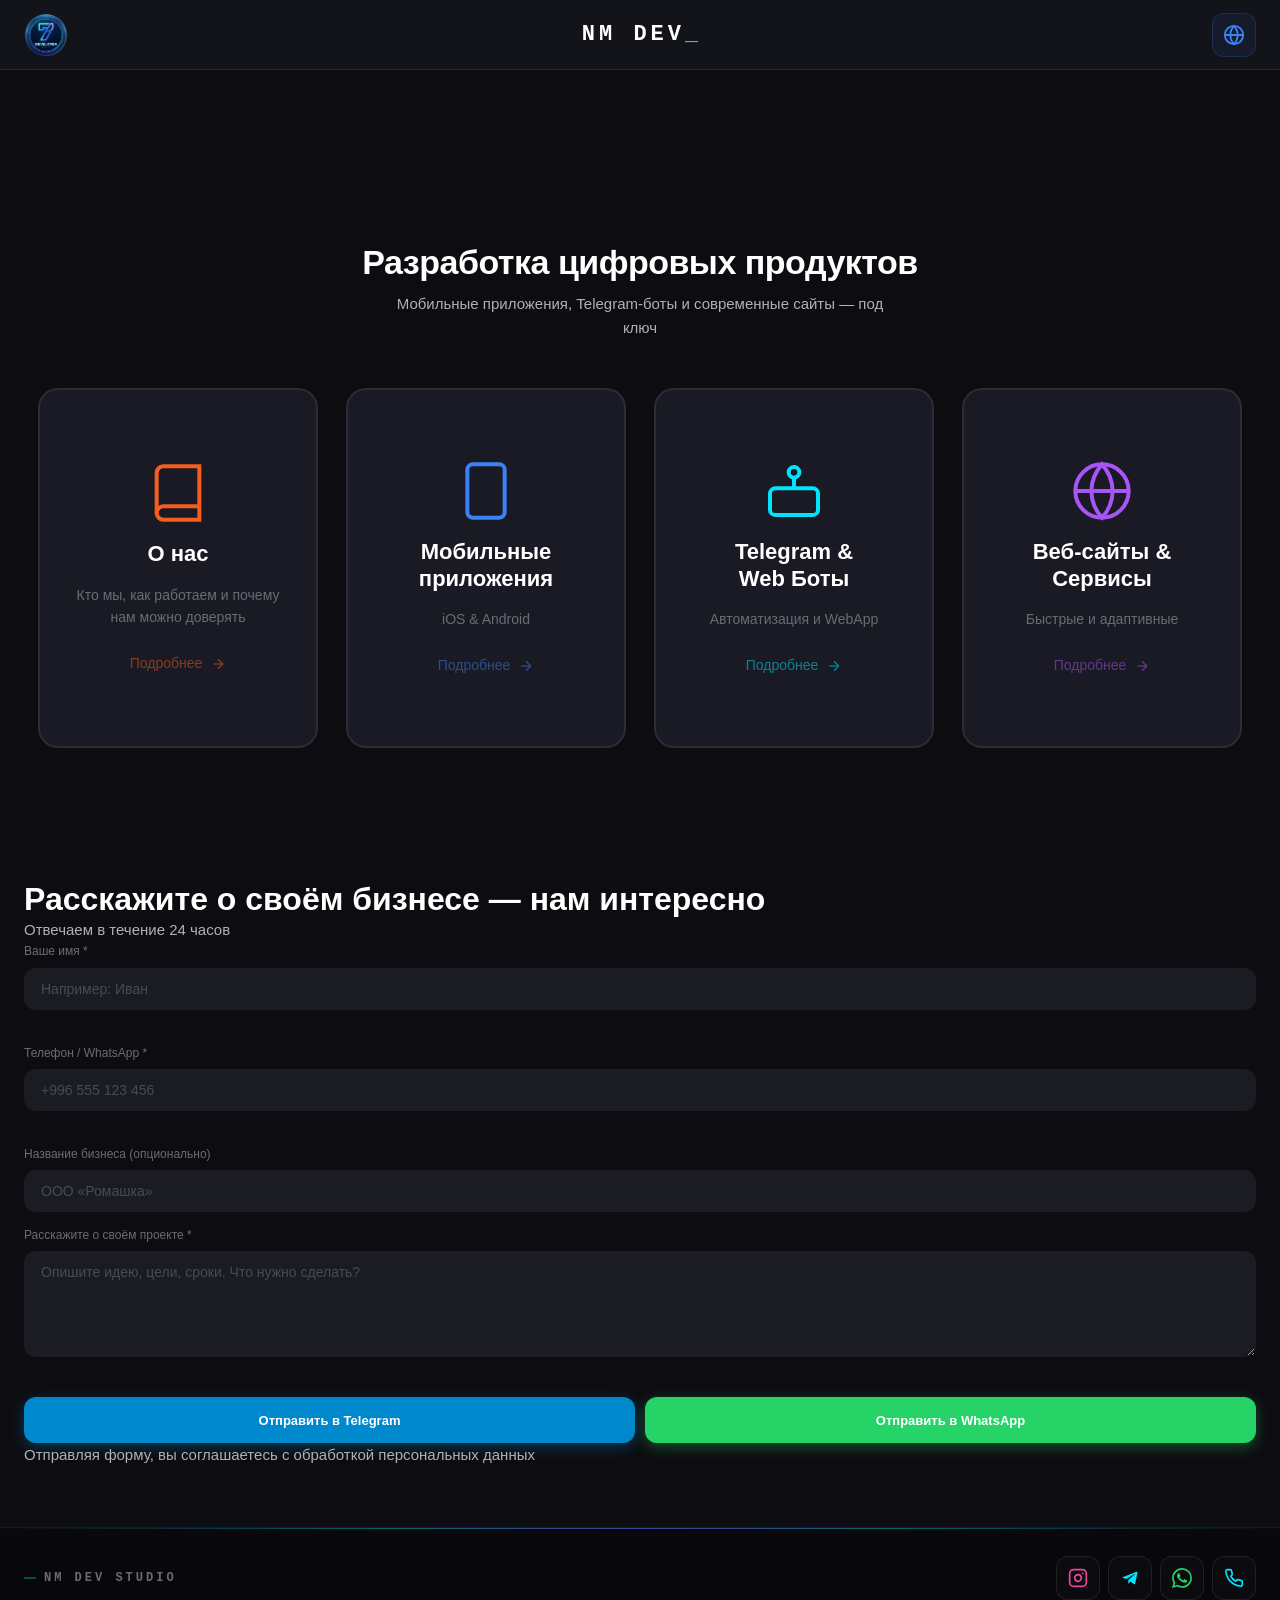
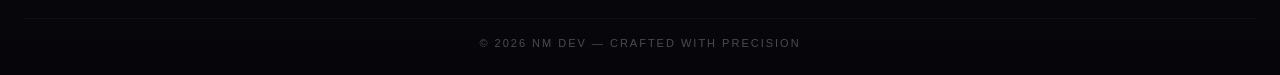
<file: index.html>
<!doctype html>
<html lang="ru" data-title-key="app_title">
  <head>
    <meta charset="UTF-8" />
    <meta name="viewport" content="width=device-width, initial-scale=1.0" />

    <!-- SEO -->
    <title>
      NM DEV — Разработка мобильных приложений, Telegram-ботов и сайтов
    </title>
    <meta
      name="description"
      content="NM DEV — студия разработки. Мобильные приложения iOS/Android, Telegram-боты, современные веб-сайты и сервисы под ключ. Работаем с Кыргызстаном, Казахстаном, Россией и США."
    />
    <meta
      name="keywords"
      content="разработка приложений, telegram бот, веб-сайт, мобильное приложение, Кыргызстан, Бишкек, NM DEV"
    />
    <meta name="author" content="NM DEV" />
    <link rel="canonical" href="https://nmdebug.com/" />

    <!-- Open Graph -->
    <meta property="og:type" content="website" />
    <meta
      property="og:title"
      content="NM DEV — Разработка приложений, ботов и сайтов"
    />
    <meta
      property="og:description"
      content="Мобильные приложения, Telegram-боты и современные сайты — под ключ."
    />
    <meta property="og:image" content="https://nmdebug.com/assets/logo.png" />
    <meta property="og:url" content="https://nmdebug.com/" />

    <!-- Twitter -->
    <meta name="twitter:card" content="summary_large_image" />
    <meta
      name="twitter:title"
      content="NM DEV — Разработка приложений, ботов и сайтов"
    />
    <meta
      name="twitter:description"
      content="Мобильные приложения, Telegram-боты и современные сайты — под ключ."
    />
    <meta name="twitter:image" content="https://nmdebug.com/assets/logo.png" />

    <!-- Google Search Console verification -->
    <meta
      name="google-site-verification"
      content="uITsm1VmWBfDrqtY0KKOXnNnbkf5jP0d5AJnN4bw2E"
    />

    <!-- Yandex Webmaster verification -->
    <meta name="yandex-verification" content="9ddb2e425f783989" />

    <!-- Favicon -->
    <link rel="icon" type="image/png" href="assets/logo.png" />

    <!-- CSS -->
    <link rel="stylesheet" href="css/base.css" />
    <link rel="stylesheet" href="css/layout.css" />
    <link rel="stylesheet" href="css/components.css" />
    <link rel="stylesheet" href="css/pages.css" />
    <link rel="stylesheet" href="css/responsive.css" />

    <!-- JSON-LD (Schema.org) -->
    <script type="application/ld+json">
      {
        "@context": "https://schema.org",
        "@type": "Organization",
        "name": "NM DEV",
        "url": "https://nmdebug.com/",
        "logo": "https://nmdebug.com/assets/logo.png",
        "description": "Студия разработки мобильных приложений, Telegram-ботов и веб-сайтов",
        "contactPoint": {
          "@type": "ContactPoint",
          "telephone": "+996-551-771-108",
          "contactType": "customer service",
          "availableLanguage": ["Russian", "English", "Kyrgyz"]
        }
      }
    </script>
  </head>
  <body>
    <div class="page-wrapper">
      <div id="header-slot"></div>

      <main class="main-content">
        <!-- ==================================================
             4 КАРТОЧКИ
             ================================================== -->
        <section class="home container">
          <h1 class="home__title" data-i18n="home_title">
            Разработка цифровых продуктов
          </h1>
          <p class="home__subtitle" data-i18n="home_subtitle">
            Мобильные приложения, Telegram-боты и современные сайты — под ключ
          </p>

          <div class="home__tiles">
            <a href="about.html" class="tile tile--orange">
              <svg
                class="tile__icon"
                viewBox="0 0 24 24"
                fill="none"
                stroke="currentColor"
                stroke-width="1.5"
              >
                <path d="M4 19.5A2.5 2.5 0 0 1 6.5 17H20" />
                <path
                  d="M6.5 2H20v20H6.5A2.5 2.5 0 0 1 4 19.5v-15A2.5 2.5 0 0 1 6.5 2z"
                />
              </svg>
              <h2 class="tile__title" data-i18n-html="card_about_title">
                О нас
              </h2>
              <p class="tile__subtitle" data-i18n="card_about_sub">
                Кто мы и как работаем
              </p>
              <span class="tile__cta">
                <span data-i18n="more_details">Подробнее</span>
                <svg
                  viewBox="0 0 24 24"
                  fill="none"
                  stroke="currentColor"
                  stroke-width="2"
                >
                  <line x1="5" y1="12" x2="19" y2="12" />
                  <polyline points="12 5 19 12 12 19" />
                </svg>
              </span>
            </a>

            <a href="mobile.html" class="tile tile--blue">
              <svg
                class="tile__icon"
                viewBox="0 0 24 24"
                fill="none"
                stroke="currentColor"
                stroke-width="1.5"
              >
                <rect x="5" y="2" width="14" height="20" rx="2" />
                <line x1="12" y1="18" x2="12.01" y2="18" />
              </svg>
              <h2 class="tile__title" data-i18n-html="card_mobile_title">
                Мобильные приложения
              </h2>
              <p class="tile__subtitle" data-i18n="card_mobile_sub">
                iOS & Android
              </p>
              <span class="tile__cta">
                <span data-i18n="more_details">Подробнее</span>
                <svg
                  viewBox="0 0 24 24"
                  fill="none"
                  stroke="currentColor"
                  stroke-width="2"
                >
                  <line x1="5" y1="12" x2="19" y2="12" />
                  <polyline points="12 5 19 12 12 19" />
                </svg>
              </span>
            </a>

            <a href="bots.html" class="tile tile--cyan">
              <svg
                class="tile__icon"
                viewBox="0 0 24 24"
                fill="none"
                stroke="currentColor"
                stroke-width="1.5"
              >
                <rect x="3" y="11" width="18" height="10" rx="2" />
                <circle cx="12" cy="5" r="2" />
                <path d="M12 7v4" />
              </svg>
              <h2 class="tile__title" data-i18n-html="card_bots_title">
                Telegram & Web Боты
              </h2>
              <p class="tile__subtitle" data-i18n="card_bots_sub">
                Автоматизация и WebApp
              </p>
              <span class="tile__cta">
                <span data-i18n="more_details">Подробнее</span>
                <svg
                  viewBox="0 0 24 24"
                  fill="none"
                  stroke="currentColor"
                  stroke-width="2"
                >
                  <line x1="5" y1="12" x2="19" y2="12" />
                  <polyline points="12 5 19 12 12 19" />
                </svg>
              </span>
            </a>

            <a href="web.html" class="tile tile--purple">
              <svg
                class="tile__icon"
                viewBox="0 0 24 24"
                fill="none"
                stroke="currentColor"
                stroke-width="1.5"
              >
                <circle cx="12" cy="12" r="10" />
                <line x1="2" y1="12" x2="22" y2="12" />
                <path
                  d="M12 2a15.3 15.3 0 0 1 4 10 15.3 15.3 0 0 1-4 10 15.3 15.3 0 0 1-4-10 15.3 15.3 0 0 1 4-10z"
                />
              </svg>
              <h2 class="tile__title" data-i18n-html="card_web_title">
                Веб-сайты & Сервисы
              </h2>
              <p class="tile__subtitle" data-i18n="card_web_sub">
                Быстрые и адаптивные
              </p>
              <span class="tile__cta">
                <span data-i18n="more_details">Подробнее</span>
                <svg
                  viewBox="0 0 24 24"
                  fill="none"
                  stroke="currentColor"
                  stroke-width="2"
                >
                  <line x1="5" y1="12" x2="19" y2="12" />
                  <polyline points="12 5 19 12 12 19" />
                </svg>
              </span>
            </a>
          </div>
        </section>

        <!-- ==================================================
             ФОРМА ОБРАТНОЙ СВЯЗИ
             ================================================== -->
        <section class="contact container">
          <div class="contact__card">
            <div class="contact__header">
              <h2 class="contact__title" data-i18n="contact_title">
                Расскажите о своём бизнесе — нам интересно
              </h2>
              <p class="contact__subtitle" data-i18n="contact_subtitle">
                Отвечаем в течение 24 часов
              </p>
            </div>

            <form class="contact__form" id="contactForm" novalidate>
              <div class="field">
                <label
                  class="field__label"
                  for="cName"
                  data-i18n="contact_name"
                >
                  Ваше имя *
                </label>
                <input
                  type="text"
                  id="cName"
                  name="name"
                  class="field__input"
                  placeholder="Например: Иван"
                  required
                />
                <div class="field__error" data-error-for="name"></div>
              </div>

              <div class="field">
                <label
                  class="field__label"
                  for="cPhone"
                  data-i18n="contact_phone"
                >
                  Телефон / WhatsApp *
                </label>
                <input
                  type="tel"
                  id="cPhone"
                  name="phone"
                  class="field__input"
                  placeholder="+996 555 123 456"
                  required
                />
                <div class="field__error" data-error-for="phone"></div>
              </div>

              <div class="field">
                <label
                  class="field__label"
                  for="cCompany"
                  data-i18n="contact_company"
                >
                  Название бизнеса (опционально)
                </label>
                <input
                  type="text"
                  id="cCompany"
                  name="company"
                  class="field__input"
                  placeholder="ООО «Ромашка»"
                />
              </div>

              <div class="field">
                <label
                  class="field__label"
                  for="cMessage"
                  data-i18n="contact_message"
                >
                  Расскажите о своём проекте *
                </label>
                <textarea
                  id="cMessage"
                  name="message"
                  class="field__textarea"
                  rows="5"
                  placeholder="Опишите идею, цели, сроки. Что нужно сделать?"
                  required
                ></textarea>
                <div class="field__error" data-error-for="message"></div>
              </div>

              <div class="modal__actions" style="margin-top: 20px">
                <button
                  type="button"
                  class="btn btn--telegram btn--full"
                  id="contactSendTelegram"
                  data-i18n="contact_send_telegram"
                >
                  Отправить в Telegram
                </button>
                <button
                  type="button"
                  class="btn btn--whatsapp btn--full"
                  id="contactSendWhatsApp"
                  data-i18n="contact_send_whatsapp"
                >
                  Отправить в WhatsApp
                </button>
              </div>

              <p class="contact__privacy" data-i18n="contact_privacy">
                Отправляя форму, вы соглашаетесь с обработкой персональных
                данных
              </p>

              <div
                class="contact__success"
                id="contactSuccess"
                hidden
                data-i18n="contact_success"
              >
                ✅ Спасибо! Мы свяжемся с вами в течение 24 часов.
              </div>
            </form>
          </div>
        </section>
      </main>

      <div id="footer-slot"></div>
    </div>

    <script src="js/i18n.js"></script>
    <script src="js/common.js"></script>
    <script src="js/lang.js"></script>
    <script src="js/home.js"></script>
    <script src="js/contact.js"></script>
    <script>
      document.addEventListener("DOMContentLoaded", () => {
        initLayout({ typed: true });
        initLangSwitcher();
        applyTranslations();
        initTypewriter();
        initTilesEntrance();
        initContactForm();
      });
    </script>
  </body>
</html>
</file>
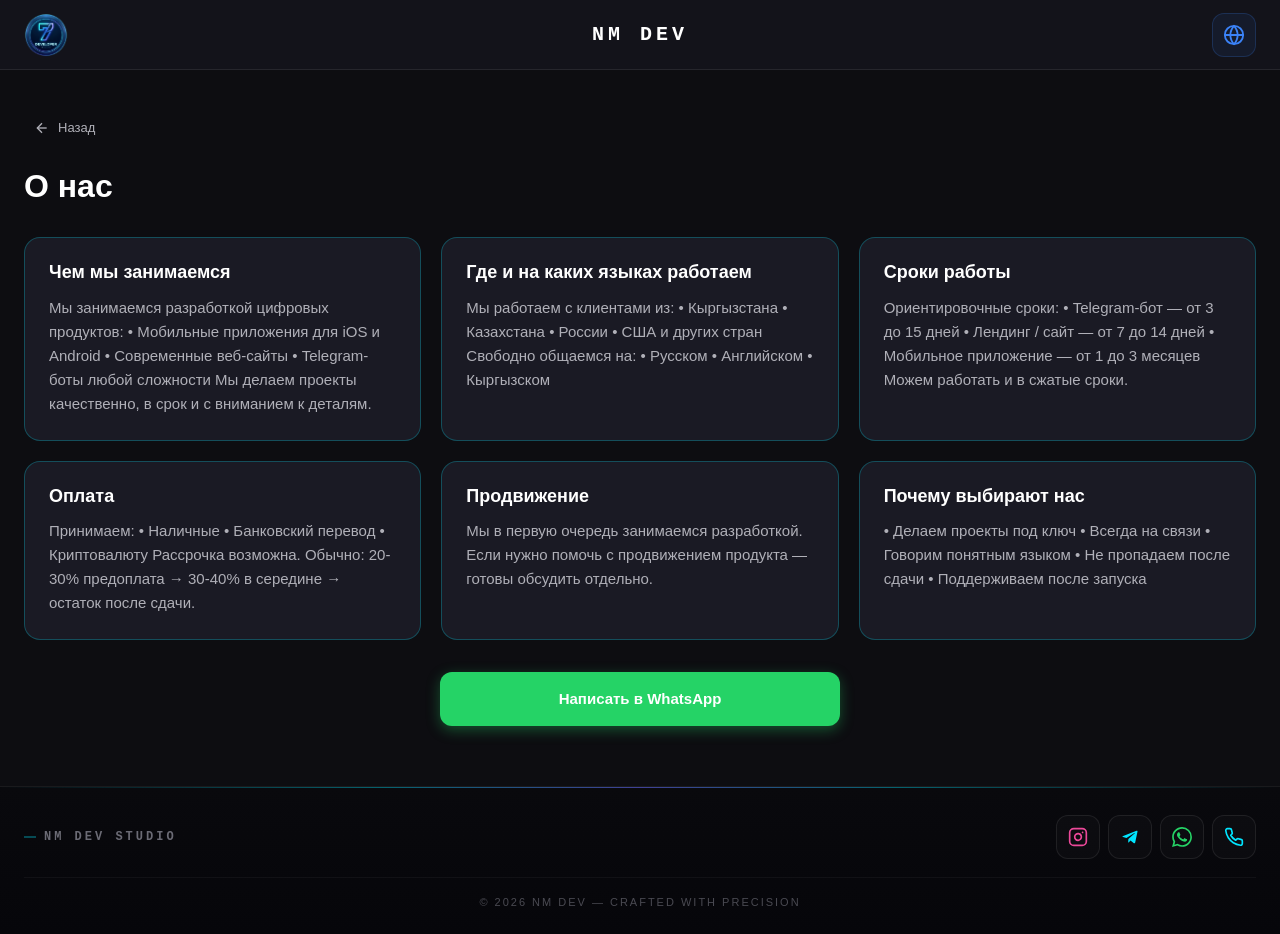
<file: about.html>
<!doctype html>
<html lang="ru">
  <head>
    <meta charset="UTF-8" />
    <meta name="viewport" content="width=device-width, initial-scale=1.0" />

    <!-- SEO -->
    <title>О нас — NM DEV</title>
    <meta
      name="description"
      content="О студии NM DEV: чем занимаемся, где работаем, сроки, оплата и почему клиенты выбирают нас."
    />
    <meta
      name="keywords"
      content="о нас, NM DEV, студия разработки, о компании"
    />
    <meta name="author" content="NM DEV" />
    <link rel="canonical" href="https://nmdebug.com/about.html" />

    <!-- Open Graph -->
    <meta property="og:type" content="website" />
    <meta property="og:title" content="О нас — NM DEV" />
    <meta
      property="og:description"
      content="Чем занимаемся, где работаем, сроки, оплата."
    />
    <meta property="og:image" content="https://nmdebug.com/assets/logo.png" />
    <meta property="og:url" content="https://nmdebug.com/about.html" />

    <!-- Twitter -->
    <meta name="twitter:card" content="summary_large_image" />
    <meta name="twitter:title" content="О нас — NM DEV" />
    <meta
      name="twitter:description"
      content="Чем занимаемся, где работаем, сроки, оплата."
    />
    <meta name="twitter:image" content="https://nmdebug.com/assets/logo.png" />

    <!-- Favicon -->
    <link rel="icon" type="image/png" href="assets/logo.png" />

    <!-- CSS -->
    <link rel="stylesheet" href="css/base.css" />
    <link rel="stylesheet" href="css/layout.css" />
    <link rel="stylesheet" href="css/components.css" />
    <link rel="stylesheet" href="css/pages.css" />
    <link rel="stylesheet" href="css/responsive.css" />
  </head>
  <body>
    <div class="page-wrapper">
      <div id="header-slot"></div>

      <main class="main-content">
        <section class="container">
          <a href="index.html" class="back-btn">
            <svg
              viewBox="0 0 24 24"
              fill="none"
              stroke="currentColor"
              stroke-width="2"
            >
              <line x1="19" y1="12" x2="5" y2="12" />
              <polyline points="12 19 5 12 12 5" />
            </svg>
            <span data-i18n="back">Назад</span>
          </a>

          <div class="page-header">
            <h1 class="page-header__title" data-i18n="about_title">О нас</h1>
          </div>

          <div class="about__cards">
            <div class="card card--accent">
              <h3 data-i18n="about_what_title">Чем мы занимаемся</h3>
              <p data-i18n="about_what_text">
                Мы занимаемся разработкой цифровых продуктов.
              </p>
            </div>

            <div class="card card--accent">
              <h3 data-i18n="about_location_title">
                Где и на каких языках работаем
              </h3>
              <p data-i18n="about_location_text">
                Работаем с клиентами из Кыргызстана, Казахстана, России и США.
              </p>
            </div>

            <div class="card card--accent">
              <h3 data-i18n="about_deadlines_title">Сроки работы</h3>
              <p data-i18n="about_deadlines_text">
                Ориентировочные сроки разработки.
              </p>
            </div>

            <div class="card card--accent">
              <h3 data-i18n="about_payment_title">Оплата</h3>
              <p data-i18n="about_payment_text">
                Принимаем наличные, перевод, криптовалюту.
              </p>
            </div>

            <div class="card card--accent">
              <h3 data-i18n="about_promotion_title">Продвижение</h3>
              <p data-i18n="about_promotion_text">
                Поможем с продвижением продукта.
              </p>
            </div>

            <div class="card card--accent">
              <h3 data-i18n="about_why_title">Почему выбирают нас</h3>
              <p data-i18n="about_why_text">
                Делаем проекты под ключ, всегда на связи.
              </p>
            </div>
          </div>

          <div class="about__cta">
            <a
              href="https://wa.me/996551771108"
              target="_blank"
              rel="noopener"
              class="btn btn--whatsapp btn--lg btn--full"
            >
              <span data-i18n="about_button">Написать в WhatsApp</span>
            </a>
          </div>
        </section>
      </main>

      <div id="footer-slot"></div>
    </div>

    <script src="js/i18n.js"></script>
    <script src="js/common.js"></script>
    <script src="js/lang.js"></script>
    <script>
      document.addEventListener("DOMContentLoaded", () => {
        initLayout();
        initLangSwitcher();
        applyTranslations();
      });
    </script>
  </body>
</html>
</file>
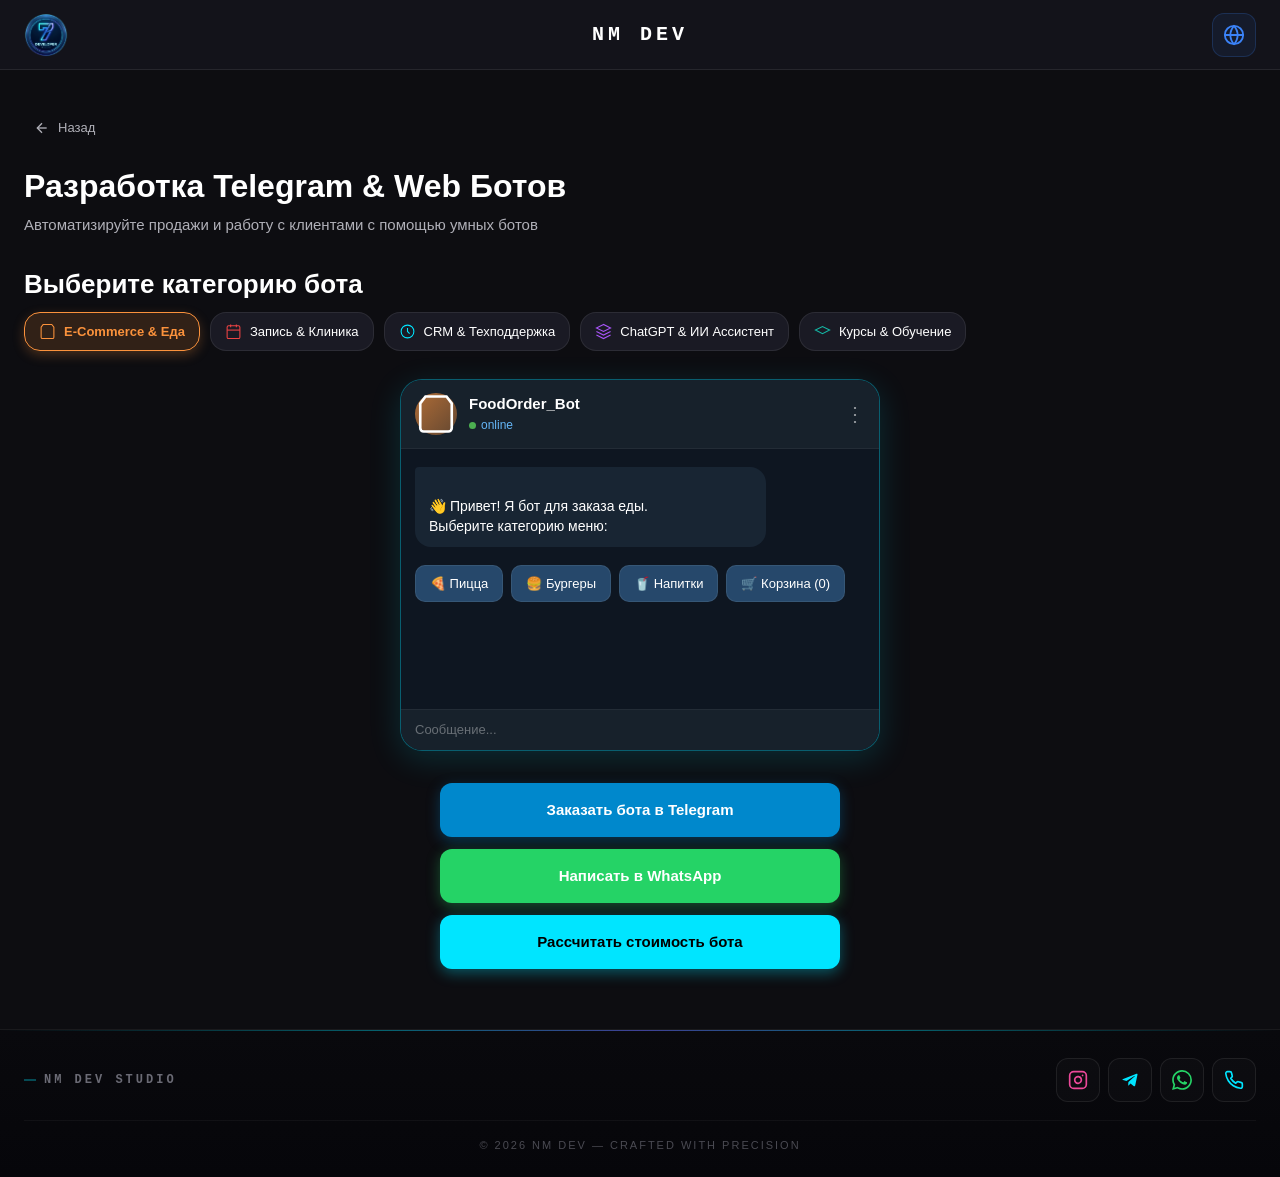
<file: bots.html>
<!doctype html>
<html lang="ru">
  <head>
    <meta charset="UTF-8" />
    <meta name="viewport" content="width=device-width, initial-scale=1.0" />

    <!-- SEO -->
    <title>Разработка Telegram & Web Ботов — NM DEV</title>
    <meta name="description" content="Telegram-боты и WebApp любой сложности: магазины, запись, поддержка, AI-ассистенты, курсы. Автоматизация продаж под ключ." />
    <meta name="keywords" content="telegram бот, разработка ботов, webapp, ai бот, автоматизация" />
    <meta name="author" content="NM DEV" />
    <link rel="canonical" href="https://nmdebug.com/bots.html" />

    <!-- Open Graph -->
    <meta property="og:type" content="website" />
    <meta property="og:title" content="Разработка Telegram & Web Ботов — NM DEV" />
    <meta property="og:description" content="Автоматизируйте продажи и поддержку с помощью умных ботов." />
    <meta property="og:image" content="https://nmdebug.com/assets/logo.png" />
    <meta property="og:url" content="https://nmdebug.com/bots.html" />

    <!-- Twitter -->
    <meta name="twitter:card" content="summary_large_image" />
    <meta name="twitter:title" content="Разработка Telegram & Web Ботов — NM DEV" />
    <meta name="twitter:description" content="Автоматизируйте продажи и поддержку с помощью умных ботов." />
    <meta name="twitter:image" content="https://nmdebug.com/assets/logo.png" />

    <!-- Favicon -->
    <link rel="icon" type="image/png" href="assets/logo.png" />

    <!-- CSS -->
    <link rel="stylesheet" href="css/base.css" />
    <link rel="stylesheet" href="css/layout.css" />
    <link rel="stylesheet" href="css/components.css" />
    <link rel="stylesheet" href="css/pages.css" />
    <link rel="stylesheet" href="css/responsive.css" />
  </head>
  <body>
    <div class="page-wrapper">
      <div id="header-slot"></div>

      <main class="main-content">
        <section class="container">
          <a href="index.html" class="back-btn">
            <svg viewBox="0 0 24 24" fill="none" stroke="currentColor" stroke-width="2">
              <line x1="19" y1="12" x2="5" y2="12" />
              <polyline points="12 19 5 12 12 5" />
            </svg>
            <span data-i18n="back">Назад</span>
          </a>

          <div class="page-header">
            <h1 class="page-header__title" data-i18n="bots_appbar_title">Разработка Telegram & Web Ботов</h1>
            <p class="page-header__subtitle" data-i18n="bots_intro">Автоматизируйте продажи и работу с клиентами</p>
          </div>

          <h2 class="section-title" data-i18n="bots_select_category">Выберите категорию бота</h2>

          <div class="chips" id="botsChips"></div>

          <div class="tg-chat" id="tgChat">
            <div class="tg-chat__header" id="tgHeader"></div>
            <div class="tg-chat__body" id="tgBody"></div>
            <div class="tg-chat__input">
              <span data-i18n="bots_message_placeholder">Сообщение...</span>
            </div>
          </div>

          <div class="actions">
            <a href="https://t.me/996551771108" target="_blank" rel="noopener" class="btn btn--telegram btn--lg btn--full">
              <span data-i18n="bots_order_telegram">Заказать бота в Telegram</span>
            </a>
            <a href="https://wa.me/996551771108" target="_blank" rel="noopener" class="btn btn--whatsapp btn--lg btn--full">
              <span data-i18n="bots_order_whatsapp">Написать в WhatsApp</span>
            </a>
            <a href="calculator.html?type=bots" class="btn btn--cyan btn--lg btn--full">
              <span data-i18n="bots_calculate_cost">Рассчитать стоимость бота</span>
            </a>
          </div>
        </section>
      </main>

      <div id="footer-slot"></div>
    </div>

    <script src="js/i18n.js"></script>
    <script src="js/common.js"></script>
    <script src="js/lang.js"></script>
    <script src="js/bots.js"></script>
    <script>
      document.addEventListener("DOMContentLoaded", () => {
        initLayout();
        initLangSwitcher();
        applyTranslations();
        initBots();
      });
    </script>
  </body>
</html>
</file>
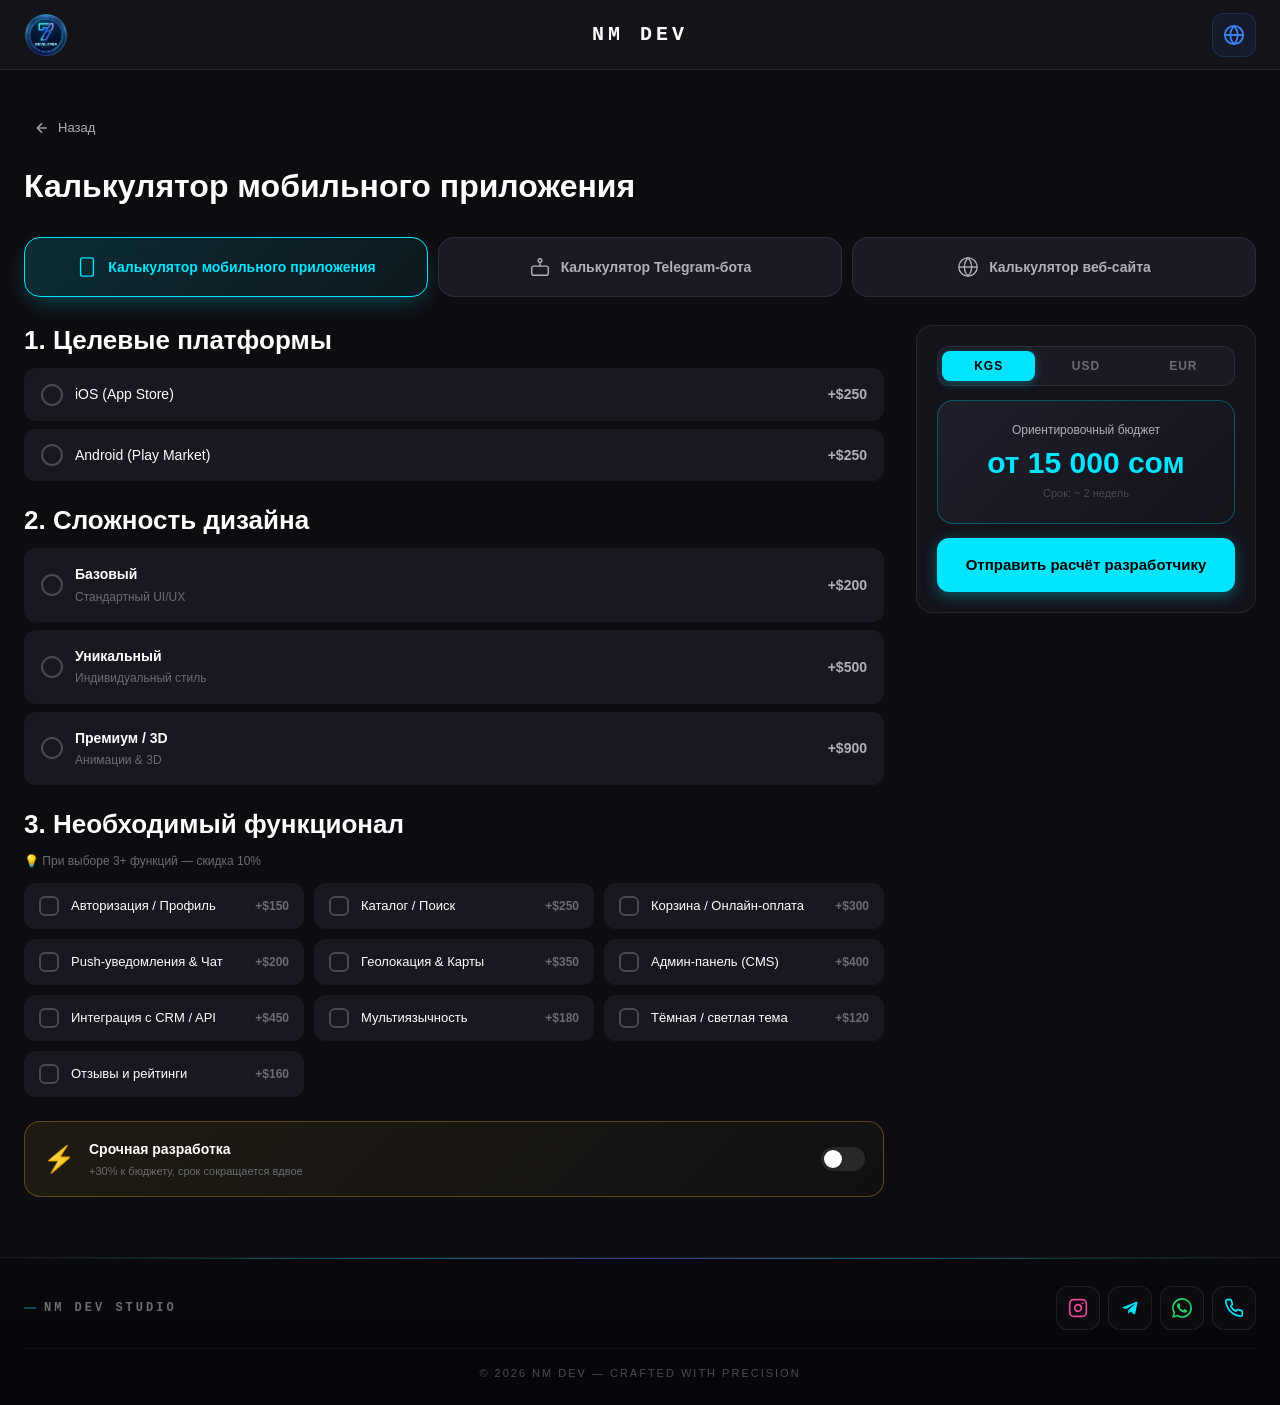
<file: calculator.html>
<!doctype html>
<html lang="ru">
  <head>
    <meta charset="UTF-8" />
    <meta name="viewport" content="width=device-width, initial-scale=1.0" />

    <!-- SEO -->
    <title>Калькулятор проекта — NM DEV</title>
    <meta
      name="description"
      content="Рассчитайте стоимость разработки мобильного приложения, Telegram-бота или сайта. Прозрачные цены, скидки за комплекс, срочность."
    />
    <meta
      name="keywords"
      content="калькулятор разработки, стоимость приложения, цена бота, цена сайта"
    />
    <meta name="author" content="NM DEV" />
    <link rel="canonical" href="https://nmdebug.com/calculator.html" />

    <!-- Open Graph -->
    <meta property="og:type" content="website" />
    <meta property="og:title" content="Калькулятор проекта — NM DEV" />
    <meta
      property="og:description"
      content="Рассчитайте стоимость разработки за 2 минуты."
    />
    <meta property="og:image" content="https://nmdebug.com/assets/logo.png" />
    <meta property="og:url" content="https://nmdebug.com/calculator.html" />

    <!-- Twitter -->
    <meta name="twitter:card" content="summary_large_image" />
    <meta name="twitter:title" content="Калькулятор проекта — NM DEV" />
    <meta
      name="twitter:description"
      content="Рассчитайте стоимость разработки за 2 минуты."
    />
    <meta name="twitter:image" content="https://nmdebug.com/assets/logo.png" />

    <!-- Favicon -->
    <link rel="icon" type="image/png" href="assets/logo.png" />

    <!-- CSS -->
    <link rel="stylesheet" href="css/base.css" />
    <link rel="stylesheet" href="css/layout.css" />
    <link rel="stylesheet" href="css/components.css" />
    <link rel="stylesheet" href="css/pages.css" />
    <link rel="stylesheet" href="css/responsive.css" />
  </head>
  <body>
    <div class="page-wrapper">
      <div id="header-slot"></div>

      <main class="main-content">
        <section class="container">
          <a href="index.html" class="back-btn">
            <svg
              viewBox="0 0 24 24"
              fill="none"
              stroke="currentColor"
              stroke-width="2"
            >
              <line x1="19" y1="12" x2="5" y2="12" />
              <polyline points="12 19 5 12 12 5" />
            </svg>
            <span data-i18n="back">Назад</span>
          </a>

          <div class="page-header">
            <h1 class="page-header__title" id="calcTitle">
              Калькулятор проекта
            </h1>
          </div>

          <div class="calc-tabs">
            <button class="calc-tab" data-type="mobile">
              <svg
                viewBox="0 0 24 24"
                fill="none"
                stroke="currentColor"
                stroke-width="1.5"
              >
                <rect x="5" y="2" width="14" height="20" rx="2" />
                <line x1="12" y1="18" x2="12.01" y2="18" />
              </svg>
              <span data-i18n="calc_title_mobile">Мобильное приложение</span>
            </button>
            <button class="calc-tab" data-type="bots">
              <svg
                viewBox="0 0 24 24"
                fill="none"
                stroke="currentColor"
                stroke-width="1.5"
              >
                <rect x="3" y="11" width="18" height="10" rx="2" />
                <circle cx="12" cy="5" r="2" />
                <path d="M12 7v4" />
              </svg>
              <span data-i18n="calc_title_bots">Telegram-бот</span>
            </button>
            <button class="calc-tab" data-type="web">
              <svg
                viewBox="0 0 24 24"
                fill="none"
                stroke="currentColor"
                stroke-width="1.5"
              >
                <circle cx="12" cy="12" r="10" />
                <line x1="2" y1="12" x2="22" y2="12" />
                <path
                  d="M12 2a15.3 15.3 0 0 1 4 10 15.3 15.3 0 0 1-4 10 15.3 15.3 0 0 1-4-10 15.3 15.3 0 0 1 4-10z"
                />
              </svg>
              <span data-i18n="calc_title_web">Веб-сайт</span>
            </button>
          </div>

          <div class="calc-layout">
            <div class="calc-main" id="calcMain"></div>

            <aside class="calc-side">
              <div class="currency-switcher" id="currencySwitcher"></div>

              <div class="calc-budget">
                <div class="calc-budget__label" data-i18n="calc_budget">
                  Ориентировочный бюджет
                </div>
                <div class="calc-budget__value" id="calcPrice">~ 0 KGS</div>
                <div class="calc-budget__deadline" id="calcDeadline"></div>
              </div>

              <button class="btn btn--cyan btn--lg btn--full" id="calcSendBtn">
                <span data-i18n="calc_send_btn"
                  >Отправить расчёт разработчику</span
                >
              </button>
            </aside>
          </div>
        </section>
      </main>

      <div id="footer-slot"></div>
    </div>

    <div class="modal" id="calcModal">
      <div class="modal__content">
        <button class="modal__close" id="modalClose">×</button>
        <h3 data-i18n="calc_modal_title">Оформление заявки</h3>
        <p data-i18n="calc_modal_sub">Укажите контакты для детальной сметы:</p>

        <form id="calcForm">
          <div class="field">
            <label class="field__label" data-i18n="calc_name">Ваше имя *</label>
            <input type="text" class="field__input" name="name" required />
            <div class="field__error" data-error-for="name"></div>
          </div>

          <div class="field">
            <label class="field__label" data-i18n="calc_company"
              >Компания / Проект</label
            >
            <input type="text" class="field__input" name="company" />
          </div>

          <div class="field">
            <label class="field__label" data-i18n="calc_phone"
              >Телефон / WhatsApp *</label
            >
            <input type="tel" class="field__input" name="phone" required />
            <div class="field__error" data-error-for="phone"></div>
          </div>

          <div class="field">
            <label class="field__label">Комментарий к проекту</label>
            <textarea
              class="field__input"
              name="comment"
              rows="3"
              placeholder="Опишите идею, пожелания, референсы..."
            ></textarea>
          </div>

          <div class="modal__actions">
            <button
              type="button"
              class="btn btn--telegram btn--full"
              id="sendTelegram"
            >
              <span data-i18n="calc_send_telegram">Отправить в Telegram</span>
            </button>
            <button
              type="button"
              class="btn btn--whatsapp btn--full"
              id="sendWhatsApp"
            >
              <span data-i18n="calc_send_whatsapp">Отправить в WhatsApp</span>
            </button>
          </div>
        </form>
      </div>
    </div>

    <script src="js/i18n.js"></script>
    <script src="js/common.js"></script>
    <script src="js/lang.js"></script>
    <script src="js/calculator.js"></script>
    <script>
      document.addEventListener("DOMContentLoaded", () => {
        initLayout();
        initLangSwitcher();
        applyTranslations();
        initCalculator();
      });

      window.addEventListener("nm:lang-changed", () => {
        if (!document.getElementById("calcMain")) return;
        renderCalc();
        renderCurrencySwitcher();
      });
    </script>
  </body>
</html>
</file>
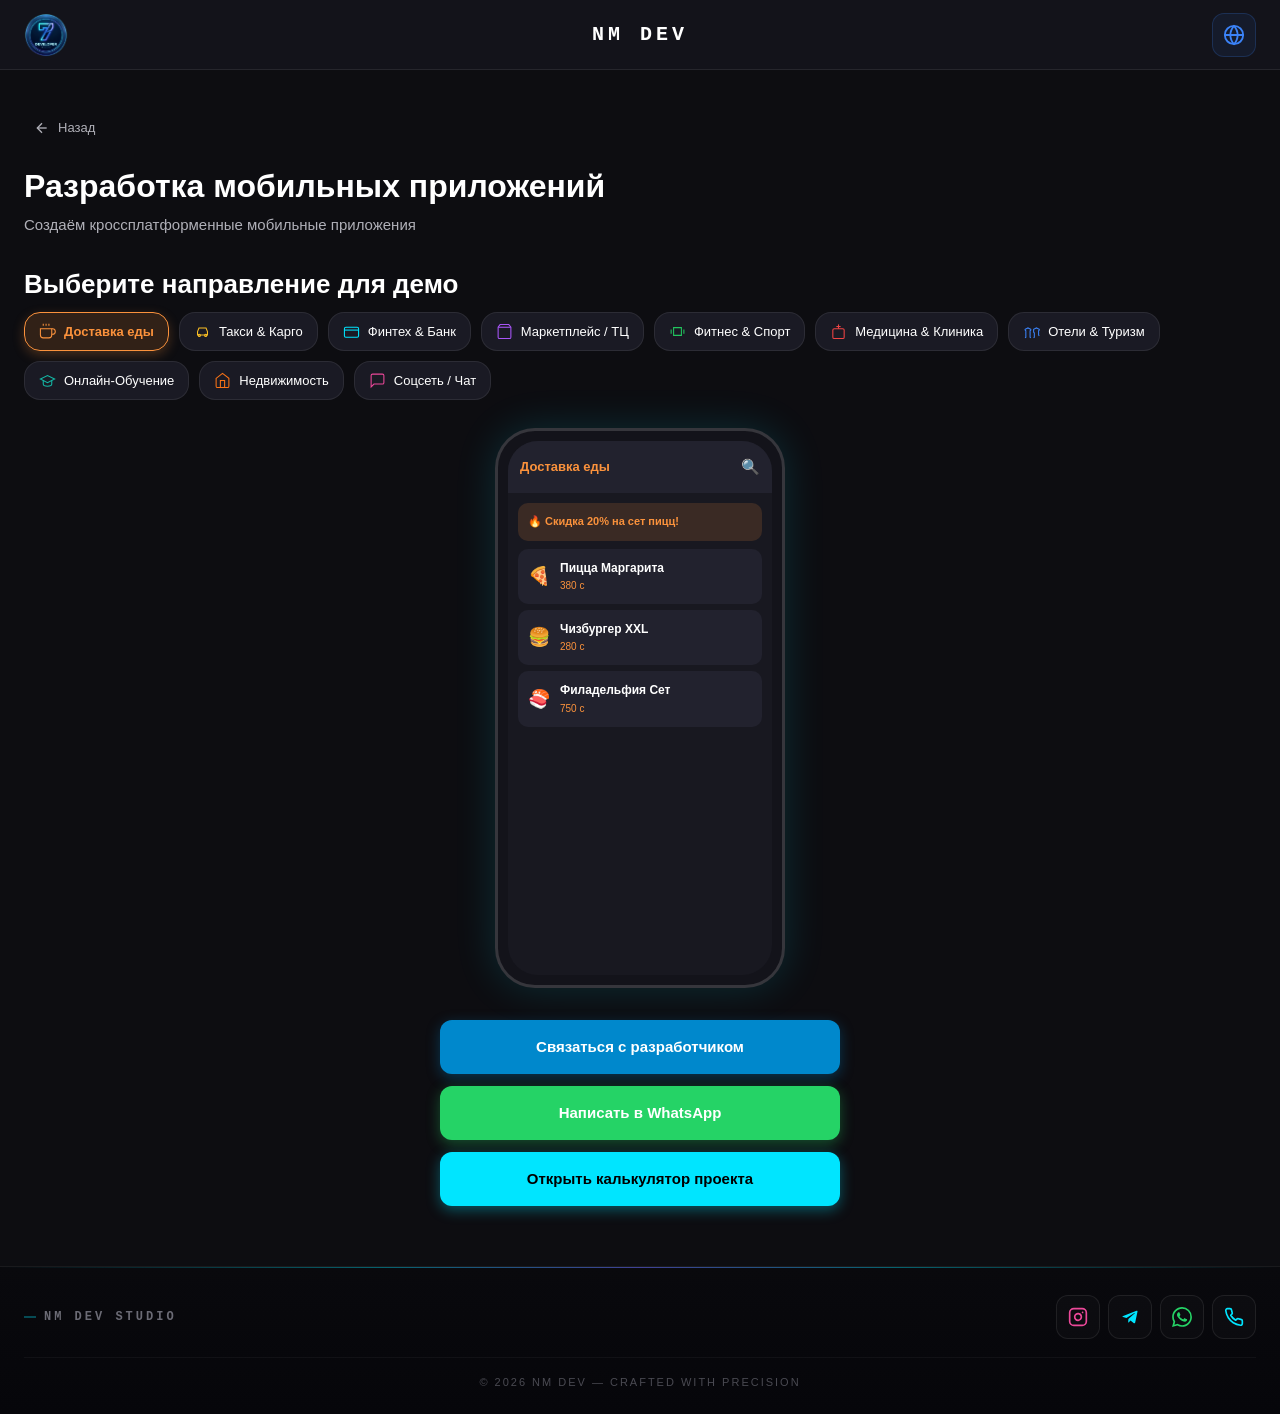
<file: mobile.html>
<!doctype html>
<html lang="ru">
  <head>
    <meta charset="UTF-8" />
    <meta name="viewport" content="width=device-width, initial-scale=1.0" />

    <!-- SEO -->
    <title>Разработка мобильных приложений — NM DEV</title>
    <meta
      name="description"
      content="Кроссплатформенные мобильные приложения для iOS и Android под ключ. 10+ направлений: доставка, такси, фитнес, медицина и другое."
    />
    <meta
      name="keywords"
      content="мобильные приложения, iOS, Android, Flutter, разработка приложений"
    />
    <meta name="author" content="NM DEV" />
    <link rel="canonical" href="https://nmdebug.com/mobile.html" />

    <!-- Open Graph -->
    <meta property="og:type" content="website" />
    <meta
      property="og:title"
      content="Разработка мобильных приложений — NM DEV"
    />
    <meta
      property="og:description"
      content="iOS & Android приложения под ключ."
    />
    <meta property="og:image" content="https://nmdebug.com/assets/logo.png" />
    <meta property="og:url" content="https://nmdebug.com/mobile.html" />

    <!-- Twitter -->
    <meta name="twitter:card" content="summary_large_image" />
    <meta
      name="twitter:title"
      content="Разработка мобильных приложений — NM DEV"
    />
    <meta
      name="twitter:description"
      content="iOS & Android приложения под ключ."
    />
    <meta name="twitter:image" content="https://nmdebug.com/assets/logo.png" />

    <!-- Favicon -->
    <link rel="icon" type="image/png" href="assets/logo.png" />

    <!-- CSS -->
    <link rel="stylesheet" href="css/base.css" />
    <link rel="stylesheet" href="css/layout.css" />
    <link rel="stylesheet" href="css/components.css" />
    <link rel="stylesheet" href="css/pages.css" />
    <link rel="stylesheet" href="css/responsive.css" />
  </head>
  <body>
    <div class="page-wrapper">
      <div id="header-slot"></div>

      <main class="main-content">
        <section class="container">
          <a href="index.html" class="back-btn">
            <svg
              viewBox="0 0 24 24"
              fill="none"
              stroke="currentColor"
              stroke-width="2"
            >
              <line x1="19" y1="12" x2="5" y2="12" />
              <polyline points="12 19 5 12 12 5" />
            </svg>
            <span data-i18n="back">Назад</span>
          </a>

          <div class="page-header">
            <h1 class="page-header__title" data-i18n="mobile_appbar_title">
              Разработка мобильных приложений
            </h1>
            <p class="page-header__subtitle" data-i18n="mobile_subtitle">
              Создаём кроссплатформенные мобильные приложения
            </p>
          </div>

          <h2 class="section-title" data-i18n="mobile_choose_demo">
            Выберите направление для демо
          </h2>

          <div class="chips" id="mobileChips"></div>

          <div class="phone-frame" id="phoneFrame">
            <div class="phone-frame__inner" id="phoneContent"></div>
          </div>

          <div class="actions">
            <a
              href="https://t.me/996551771108"
              target="_blank"
              rel="noopener"
              class="btn btn--telegram btn--lg btn--full"
            >
              <span data-i18n="mobile_contact_dev"
                >Связаться с разработчиком</span
              >
            </a>
            <a
              href="https://wa.me/996551771108"
              target="_blank"
              rel="noopener"
              class="btn btn--whatsapp btn--lg btn--full"
            >
              <span data-i18n="mobile_write_whatsapp">Написать в WhatsApp</span>
            </a>
            <a
              href="calculator.html?type=mobile"
              class="btn btn--cyan btn--lg btn--full"
            >
              <span data-i18n="mobile_open_calc"
                >Открыть калькулятор проекта</span
              >
            </a>
          </div>
        </section>
      </main>

      <div id="footer-slot"></div>
    </div>

    <script src="js/i18n.js"></script>
    <script src="js/common.js"></script>
    <script src="js/lang.js"></script>
    <script src="js/mobile.js"></script>
    <script>
      document.addEventListener("DOMContentLoaded", () => {
        initLayout();
        initLangSwitcher();
        applyTranslations();
        initMobile();
      });
    </script>
  </body>
</html>
</file>
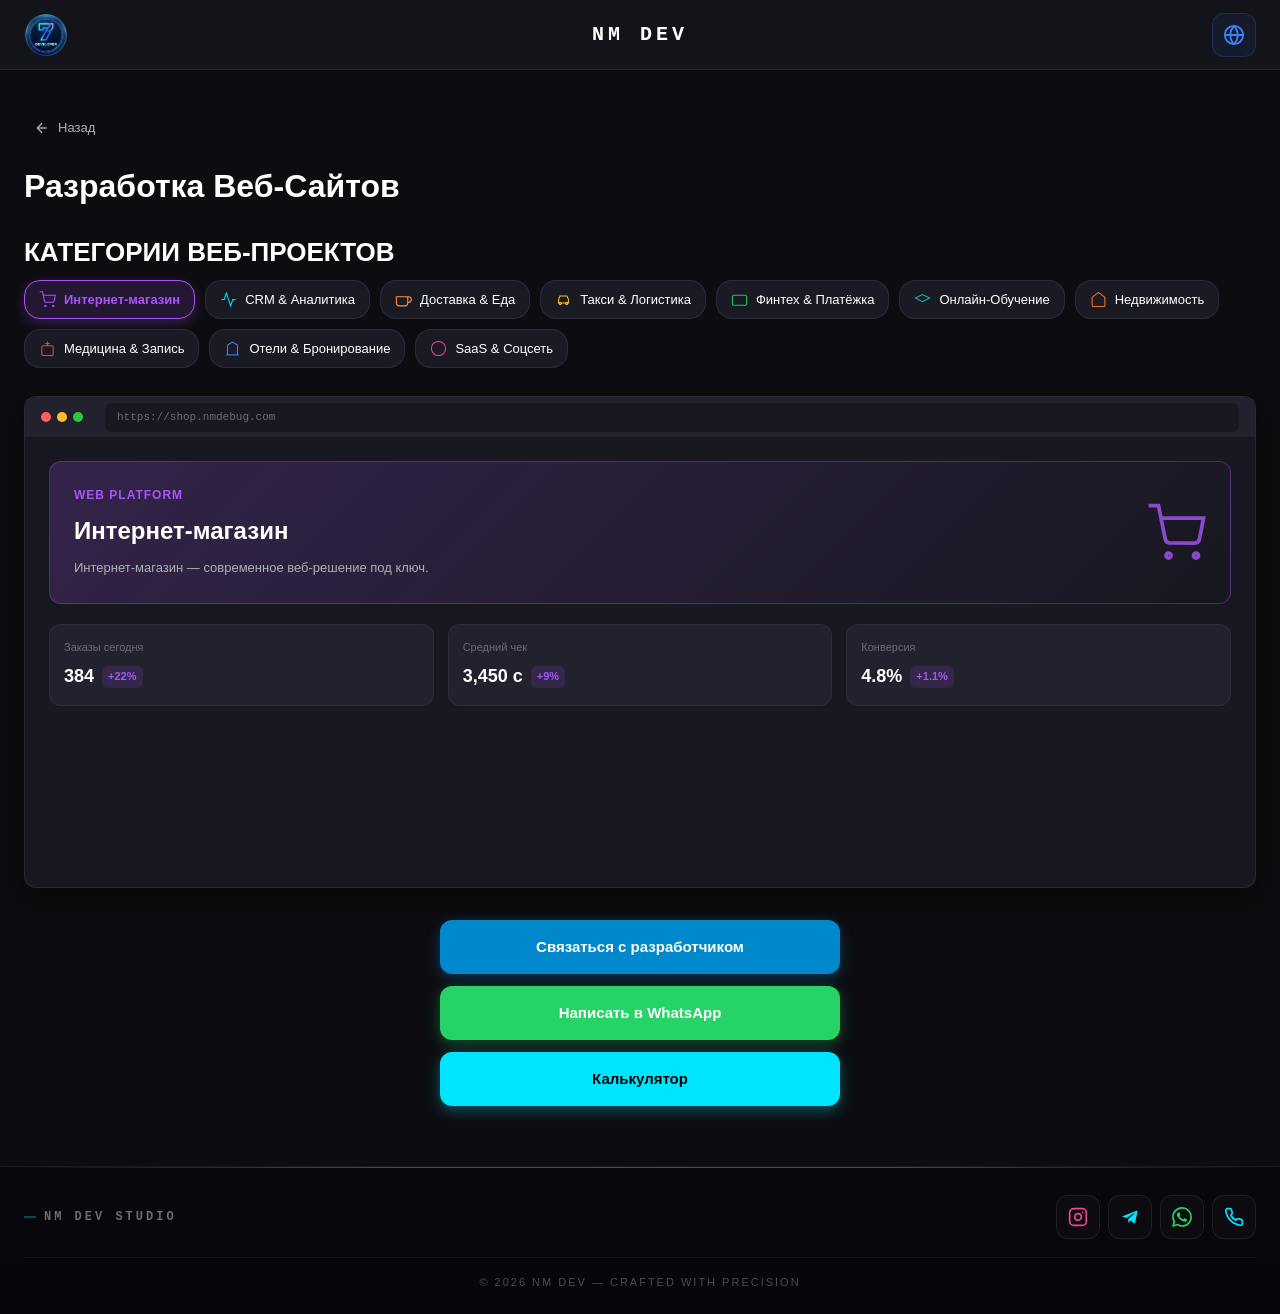
<file: web.html>
<!doctype html>
<html lang="ru">
  <head>
    <meta charset="UTF-8" />
    <meta name="viewport" content="width=device-width, initial-scale=1.0" />

    <!-- SEO -->
    <title>Разработка веб-сайтов — NM DEV</title>
    <meta
      name="description"
      content="Современные веб-сайты и веб-приложения: интернет-магазины, CRM, SaaS, лендинги. 10+ направлений под ключ."
    />
    <meta
      name="keywords"
      content="разработка сайтов, интернет-магазин, CRM, SaaS, лендинг, веб-приложение"
    />
    <meta name="author" content="NM DEV" />
    <link rel="canonical" href="https://nmdebug.com/web.html" />

    <!-- Open Graph -->
    <meta property="og:type" content="website" />
    <meta property="og:title" content="Разработка веб-сайтов — NM DEV" />
    <meta
      property="og:description"
      content="Интернет-магазины, CRM, SaaS, лендинги — под ключ."
    />
    <meta property="og:image" content="https://nmdebug.com/assets/logo.png" />
    <meta property="og:url" content="https://nmdebug.com/web.html" />

    <!-- Twitter -->
    <meta name="twitter:card" content="summary_large_image" />
    <meta name="twitter:title" content="Разработка веб-сайтов — NM DEV" />
    <meta
      name="twitter:description"
      content="Интернет-магазины, CRM, SaaS, лендинги — под ключ."
    />
    <meta name="twitter:image" content="https://nmdebug.com/assets/logo.png" />

    <!-- Favicon -->
    <link rel="icon" type="image/png" href="assets/logo.png" />

    <!-- CSS -->
    <link rel="stylesheet" href="css/base.css" />
    <link rel="stylesheet" href="css/layout.css" />
    <link rel="stylesheet" href="css/components.css" />
    <link rel="stylesheet" href="css/pages.css" />
    <link rel="stylesheet" href="css/responsive.css" />
  </head>
  <body>
    <div class="page-wrapper">
      <div id="header-slot"></div>

      <main class="main-content">
        <section class="container">
          <a href="index.html" class="back-btn">
            <svg
              viewBox="0 0 24 24"
              fill="none"
              stroke="currentColor"
              stroke-width="2"
            >
              <line x1="19" y1="12" x2="5" y2="12" />
              <polyline points="12 19 5 12 12 5" />
            </svg>
            <span data-i18n="back">Назад</span>
          </a>

          <div class="page-header">
            <h1 class="page-header__title" data-i18n="web_appbar_title">
              Разработка Веб-Сайтов
            </h1>
          </div>

          <h2 class="section-title" data-i18n="web_sidebar_title">
            КАТЕГОРИИ ВЕБ-ПРОЕКТОВ
          </h2>

          <div class="chips" id="webChips"></div>

          <div class="browser-frame">
            <div class="browser-frame__bar">
              <span class="browser-frame__dot browser-frame__dot--red"></span>
              <span
                class="browser-frame__dot browser-frame__dot--yellow"
              ></span>
              <span class="browser-frame__dot browser-frame__dot--green"></span>
              <span class="browser-frame__url" id="browserUrl"
                >https://demo.nmdebug.com</span
              >
            </div>
            <div class="browser-frame__body" id="browserBody"></div>
          </div>

          <div class="actions">
            <a
              href="https://t.me/996551771108"
              target="_blank"
              rel="noopener"
              class="btn btn--telegram btn--lg btn--full"
            >
              <span data-i18n="mobile_contact_dev"
                >Связаться с разработчиком</span
              >
            </a>
            <a
              href="https://wa.me/996551771108"
              target="_blank"
              rel="noopener"
              class="btn btn--whatsapp btn--lg btn--full"
            >
              <span data-i18n="mobile_write_whatsapp">Написать в WhatsApp</span>
            </a>
            <a
              href="calculator.html?type=web"
              class="btn btn--cyan btn--lg btn--full"
            >
              <span data-i18n="web_calc_button">Калькулятор</span>
            </a>
          </div>
        </section>
      </main>

      <div id="footer-slot"></div>
    </div>

    <script src="js/i18n.js"></script>
    <script src="js/common.js"></script>
    <script src="js/lang.js"></script>
    <script src="js/web.js"></script>
    <script>
      document.addEventListener("DOMContentLoaded", () => {
        initLayout();
        initLangSwitcher();
        applyTranslations();
        initWeb();
      });
    </script>
  </body>
</html>
</file>
<file: css/base.css>
/* ============================================================
   BASE.CSS — переменные, reset, типографика
   ============================================================ */

/* ----- CSS-переменные (тема) ----- */
:root {
  /* Цвета — фон */
  --bg-main: #0d0d11;
  --bg-header: #13131a;
  --bg-card: #1a1a24;
  --bg-card-2: #181820;
  --bg-footer: #09090d;
  --bg-input: #1b1b24;

  /* Цвета — текст */
  --text-main: #ffffff;
  --text-muted: #b0b0b8;
  --text-dim: #6b6b75;
  --text-faint: #4a4a52;

  /* Цвета — акценты */
  --accent-cyan: #00e5ff;
  --accent-indigo: #6366f1;
  --accent-orange: #f65e1d;
  --accent-blue: #3b82f6;
  --accent-purple: #a855f7;
  --accent-green: #25d366;
  --accent-telegram: #0088cc;
  --accent-pink: #ec4899;
  --accent-amber: #fbbf24;
  --accent-red: #ef4444;
  --accent-teal: #14b8a6;
  --accent-deep-orange: #f97316;
  --accent-deep-purple: #8b5cf6;

  /* Границы */
  --border-subtle: rgba(255, 255, 255, 0.08);
  --border-medium: rgba(255, 255, 255, 0.15);

  /* Радиусы */
  --radius-sm: 8px;
  --radius-md: 12px;
  --radius-lg: 16px;
  --radius-xl: 20px;
  --radius-full: 9999px;

  /* Тени */
  --shadow-card: 0 8px 24px rgba(0, 0, 0, 0.4);
  --shadow-hover: 0 12px 32px rgba(0, 0, 0, 0.6);

  /* Переходы */
  --transition-fast: 0.15s ease;
  --transition: 0.25s ease;
  --transition-slow: 0.4s ease;

  /* Шрифты */
  --font-main:
    -apple-system, BlinkMacSystemFont, "Segoe UI", Roboto, "Helvetica Neue",
    Arial, sans-serif;
  --font-mono:
    "SF Mono", "Monaco", "Inconsolata", "Fira Code", "Courier New", monospace;

  /* Размеры контейнера */
  --container-max: 1280px;
  --container-pad: 24px;

  /* Шапка / футер */
  --header-h: 70px;
  --footer-h: 60px;
}

/* ----- Reset ----- */
*,
*::before,
*::after {
  box-sizing: border-box;
  margin: 0;
  padding: 0;
}

html {
  scroll-behavior: smooth;
  -webkit-text-size-adjust: 100%;
}

body {
  font-family: var(--font-main);
  background-color: var(--bg-main);
  color: var(--text-main);
  line-height: 1.6;
  font-size: 15px;
  min-height: 100vh;
  overflow-x: hidden;
  -webkit-font-smoothing: antialiased;
  -moz-osx-font-smoothing: grayscale;
}

img,
picture,
video,
svg {
  max-width: 100%;
  display: block;
}

a {
  color: inherit;
  text-decoration: none;
  transition: color var(--transition-fast);
}

button {
  font-family: inherit;
  cursor: pointer;
  border: none;
  background: none;
  color: inherit;
}

input,
textarea,
select {
  font-family: inherit;
  font-size: inherit;
  color: inherit;
}

ul,
ol {
  list-style: none;
}

/* ----- Типографика ----- */
h1,
h2,
h3,
h4,
h5,
h6 {
  font-weight: 700;
  line-height: 1.2;
  color: var(--text-main);
}

h1 {
  font-size: clamp(28px, 4vw, 42px);
}
h2 {
  font-size: clamp(22px, 3vw, 32px);
}
h3 {
  font-size: clamp(18px, 2.5vw, 24px);
}
h4 {
  font-size: clamp(16px, 2vw, 20px);
}

p {
  color: var(--text-muted);
}

/* ----- Скроллбар (Webkit) ----- */
::-webkit-scrollbar {
  width: 10px;
  height: 10px;
}

::-webkit-scrollbar-track {
  background: var(--bg-main);
}

::-webkit-scrollbar-thumb {
  background: #2a2a34;
  border-radius: var(--radius-full);
}

::-webkit-scrollbar-thumb:hover {
  background: #3a3a44;
}

/* Firefox */
* {
  scrollbar-width: thin;
  scrollbar-color: #2a2a34 var(--bg-main);
}

/* ----- Утилиты ----- */
.hidden {
  display: none !important;
}
.sr-only {
  position: absolute;
  width: 1px;
  height: 1px;
  padding: 0;
  margin: -1px;
  overflow: hidden;
  clip: rect(0, 0, 0, 0);
  border: 0;
}

.text-center {
  text-align: center;
}
.text-muted {
  color: var(--text-muted);
}

/* ----- Уважение к настройкам пользователя ----- */
@media (prefers-reduced-motion: reduce) {
  *,
  *::before,
  *::after {
    animation-duration: 0.01ms !important;
    animation-iteration-count: 1 !important;
    transition-duration: 0.01ms !important;
    scroll-behavior: auto !important;
  }
}
</file>
<file: css/layout.css>
/* ============================================================
   LAYOUT.CSS — контейнер, шапка, футер, сетка
   ============================================================ */

/* ----- Контейнер ----- */
.container {
  width: 100%;
  max-width: var(--container-max);
  margin: 0 auto;
  padding-left: var(--container-pad);
  padding-right: var(--container-pad);
}

/* ----- Общая обёртка страницы ----- */
.page-wrapper {
  display: flex;
  flex-direction: column;
  min-height: 100vh;
}

.main-content {
  flex: 1;
  padding: 40px 0 60px;
}

/* ============================================================
   HEADER
   ============================================================ */
.site-header {
  position: sticky;
  top: 0;
  z-index: 100;
  width: 100%;
  height: var(--header-h);
  background: var(--bg-header);
  border-bottom: 1px solid var(--border-subtle);
  backdrop-filter: blur(8px);
}

.site-header__inner {
  height: 100%;
  display: grid;
  grid-template-columns: 1fr auto 1fr;
  align-items: center;
  gap: 16px;
}

/* Логотип слева */
.site-header__logo-link {
  display: inline-flex;
  align-items: center;
  justify-self: start;
  transition: transform var(--transition);
}

.site-header__logo-link:hover {
  transform: scale(1.05);
}

.site-header__logo {
  width: 44px;
  height: 44px;
  border-radius: 50%;
  object-fit: cover;
  animation: pulseGlow 2.5s ease-in-out infinite;
  will-change: transform, filter;
}

@keyframes pulseGlow {
  0%,
  100% {
    transform: scale(1);
    filter: drop-shadow(0 0 6px rgba(0, 229, 255, 0.3));
  }
  50% {
    transform: scale(1.08);
    filter: drop-shadow(0 0 16px rgba(0, 229, 255, 0.6));
  }
}

/* Центральный блок с названием */
.site-header__title-wrap {
  justify-self: center;
  display: flex;
  align-items: center;
  white-space: nowrap;
}

/* Название "NM DEV" — печатная машинка (только на главной) */
.site-header__typed {
  font-family: var(--font-mono);
  font-size: 22px;
  font-weight: 900;
  letter-spacing: 4px;
  color: var(--text-main);
  white-space: nowrap;
}

.site-header__cursor {
  display: inline-block;
  color: var(--accent-cyan);
  font-family: var(--font-mono);
  font-size: 22px;
  font-weight: 700;
  animation: blink 0.5s steps(1) infinite;
}

@keyframes blink {
  0%,
  50% {
    opacity: 1;
  }
  51%,
  100% {
    opacity: 0;
  }
}

/* Статичный текст "NM DEV" (не на главной) */
.site-header__static {
  font-family: var(--font-mono);
  font-size: 20px;
  font-weight: 900;
  letter-spacing: 4px;
  color: var(--text-main);
}

/* Правая часть — переключатель языка */
.site-header__actions {
  display: flex;
  align-items: center;
  justify-content: flex-end;
  gap: 12px;
  justify-self: end;
}

/* Кнопка-глобус */
.lang-btn {
  display: flex;
  align-items: center;
  justify-content: center;
  width: 44px;
  height: 44px;
  border-radius: var(--radius-md);
  color: var(--accent-blue);
  background: rgba(59, 130, 246, 0.08);
  border: 1px solid rgba(59, 130, 246, 0.2);
  transition: all var(--transition-fast);
}

.lang-btn:hover {
  background: rgba(59, 130, 246, 0.15);
  border-color: rgba(59, 130, 246, 0.4);
  transform: translateY(-1px);
}

.lang-btn svg {
  width: 22px;
  height: 22px;
}

/* Выпадающее меню языков */
.lang-menu {
  position: absolute;
  top: calc(var(--header-h) - 6px);
  right: var(--container-pad);
  min-width: 180px;
  background: var(--bg-card);
  border: 1px solid var(--border-medium);
  border-radius: var(--radius-md);
  padding: 6px;
  box-shadow: var(--shadow-card);
  opacity: 0;
  visibility: hidden;
  transform: translateY(-8px);
  transition:
    opacity var(--transition),
    transform var(--transition),
    visibility var(--transition);
  z-index: 200;
}

.lang-menu.is-open {
  opacity: 1;
  visibility: visible;
  transform: translateY(0);
}

.lang-menu__item {
  display: flex;
  align-items: center;
  gap: 10px;
  width: 100%;
  padding: 10px 14px;
  border-radius: var(--radius-sm);
  font-size: 14px;
  color: var(--text-main);
  text-align: left;
  transition: background var(--transition-fast);
  cursor: pointer;
}

.lang-menu__item:hover {
  background: rgba(0, 229, 255, 0.08);
}

.lang-menu__item.is-active {
  color: var(--accent-cyan);
  font-weight: 600;
  background: rgba(0, 229, 255, 0.06);
}

.lang-menu__check {
  width: 16px;
  height: 16px;
  flex-shrink: 0;
  visibility: hidden;
}

.lang-menu__item.is-active .lang-menu__check {
  visibility: visible;
}

/* ============================================================
   FOOTER — премиум-стиль
   ============================================================ */
.site-footer {
  position: relative;
  width: 100%;
  padding: 28px 0 22px;
  background: linear-gradient(180deg, #09090d 0%, #06060a 100%);
  border-top: 1px solid var(--border-subtle);
  overflow: hidden;
}

/* Декоративная линия сверху — градиент */
.site-footer::before {
  content: "";
  position: absolute;
  top: 0;
  left: 0;
  right: 0;
  height: 1px;
  background: linear-gradient(
    90deg,
    transparent 0%,
    rgba(0, 229, 255, 0.4) 30%,
    rgba(99, 102, 241, 0.6) 50%,
    rgba(0, 229, 255, 0.4) 70%,
    transparent 100%
  );
}

.site-footer__inner {
  display: flex;
  align-items: center;
  justify-content: space-between;
  gap: 20px;
  flex-wrap: wrap;
}

/* Копирайт — премиум-типографика */
.site-footer__copy {
  font-family: var(--font-mono);
  font-size: 12px;
  letter-spacing: 3px;
  color: var(--text-dim);
  text-transform: uppercase;
  position: relative;
  padding-left: 20px;
  font-weight: 600;
}

.site-footer__copy::before {
  content: "";
  position: absolute;
  left: 0;
  top: 50%;
  transform: translateY(-50%);
  width: 12px;
  height: 1px;
  background: var(--accent-cyan);
  opacity: 0.6;
}

/* Соцсети */
.site-footer__socials {
  display: flex;
  align-items: center;
  gap: 8px;
}

.site-footer__link {
  position: relative;
  display: inline-flex;
  align-items: center;
  justify-content: center;
  width: 44px;
  height: 44px;
  border-radius: 12px;
  background: rgba(255, 255, 255, 0.02);
  border: 1px solid var(--border-subtle);
  color: var(--accent-cyan);
  transition: all 0.3s cubic-bezier(0.4, 0, 0.2, 1);
  overflow: hidden;
}

.site-footer__link::before {
  content: "";
  position: absolute;
  inset: 0;
  background: radial-gradient(
    circle at center,
    currentColor 0%,
    transparent 70%
  );
  opacity: 0;
  transition: opacity 0.3s ease;
}

.site-footer__link:hover {
  transform: translateY(-4px);
  border-color: currentColor;
  background: rgba(255, 255, 255, 0.04);
  box-shadow: 0 8px 24px -4px currentColor;
}

.site-footer__link:hover::before {
  opacity: 0.08;
}

.site-footer__link svg {
  width: 20px;
  height: 20px;
  position: relative;
  z-index: 1;
  transition: transform 0.3s ease;
}

.site-footer__link:hover svg {
  transform: scale(1.1);
}

/* Цвета соцсетей */
.site-footer__link--instagram {
  color: #ec4899;
}
.site-footer__link--telegram {
  color: #00e5ff;
}
.site-footer__link--whatsapp {
  color: #25d366;
}
.site-footer__link--phone {
  color: #00e5ff;
}

/* Нижняя полоса */
.site-footer__bottom {
  margin-top: 18px;
  padding-top: 16px;
  border-top: 1px solid rgba(255, 255, 255, 0.04);
  text-align: center;
  font-size: 11px;
  color: var(--text-faint);
  letter-spacing: 2px;
  text-transform: uppercase;
}
</file>
<file: css/components.css>
/* ============================================================
   COMPONENTS.CSS — карточки, кнопки, чипы, поля, бейджи
   ============================================================ */

/* ============================================================
   Кнопки
   ============================================================ */
.btn {
  display: inline-flex;
  align-items: center;
  justify-content: center;
  gap: 10px;
  height: 48px;
  padding: 0 22px;
  border-radius: var(--radius-md);
  font-size: 14px;
  font-weight: 600;
  white-space: nowrap;
  transition:
    transform var(--transition-fast),
    box-shadow var(--transition-fast),
    filter var(--transition-fast);
  cursor: pointer;
  user-select: none;
}

.btn:hover {
  transform: translateY(-2px);
}

.btn:active {
  transform: translateY(0);
}

.btn svg {
  width: 18px;
  height: 18px;
  flex-shrink: 0;
}

.btn--telegram {
  background: var(--accent-telegram);
  color: #fff;
  box-shadow: 0 4px 14px rgba(0, 136, 204, 0.35);
}

.btn--telegram:hover {
  box-shadow: 0 6px 20px rgba(0, 136, 204, 0.5);
}

.btn--whatsapp {
  background: var(--accent-green);
  color: #fff;
  box-shadow: 0 4px 14px rgba(37, 211, 102, 0.35);
}

.btn--whatsapp:hover {
  box-shadow: 0 6px 20px rgba(37, 211, 102, 0.5);
}

.btn--cyan {
  background: var(--accent-cyan);
  color: #000;
  box-shadow: 0 4px 14px rgba(0, 229, 255, 0.35);
}

.btn--cyan:hover {
  box-shadow: 0 6px 20px rgba(0, 229, 255, 0.5);
}

.btn--indigo {
  background: var(--accent-indigo);
  color: #fff;
  box-shadow: 0 4px 14px rgba(99, 102, 241, 0.35);
}

.btn--outline {
  background: transparent;
  border: 1.5px solid var(--accent-cyan);
  color: var(--accent-cyan);
}

.btn--outline:hover {
  background: rgba(0, 229, 255, 0.08);
}

.btn--full {
  width: 100%;
}

.btn--lg {
  height: 54px;
  font-size: 15px;
}

.btn--sm {
  height: 40px;
  font-size: 13px;
  padding: 0 16px;
}

.btn--sm svg {
  width: 16px;
  height: 16px;
}

/* ============================================================
   Карточки
   ============================================================ */
.card {
  background: var(--bg-card);
  border: 1px solid var(--border-subtle);
  border-radius: var(--radius-lg);
  padding: 24px;
  transition:
    border-color var(--transition),
    transform var(--transition),
    box-shadow var(--transition);
}

.card h3 {
  margin-bottom: 12px;
  font-size: 18px;
}

.card--hover:hover {
  border-color: var(--border-medium);
  transform: translateY(-4px);
  box-shadow: var(--shadow-card);
}

.card--accent {
  border-color: rgba(0, 229, 255, 0.25);
}

/* ============================================================
   Интерактивная карточка (главная)
   ============================================================ */
.tile {
  position: relative;
  display: flex;
  flex-direction: column;
  align-items: center;
  justify-content: center;
  gap: 16px;
  width: 280px;
  height: 360px;
  padding: 28px 24px;
  background: var(--bg-card);
  border: 2px solid var(--border-subtle);
  border-radius: var(--radius-xl);
  text-align: center;
  cursor: pointer;
  transition:
    transform 0.35s cubic-bezier(0.34, 1.56, 0.64, 1),
    border-color 0.3s ease,
    box-shadow 0.3s ease;
  will-change: transform;
  transform: translateY(0) scale(1);
  transform-origin: center bottom;
}

/* Hover — приподнимание + увеличение + свечение */
.tile:hover {
  transform: translateY(-16px) scale(1.05) !important;
  border-color: var(--tile-accent, var(--accent-cyan)) !important;
  box-shadow:
    0 20px 40px -10px rgba(var(--tile-accent-rgb, 0, 229, 255), 0.4),
    0 0 40px 4px rgba(var(--tile-accent-rgb, 0, 229, 255), 0.25) !important;
  z-index: 10;
}

/* Плавное сжатие при клике */
.tile:active {
  transform: translateY(-8px) scale(1.02);
  transition-duration: 0.1s;
}

/* Иконка — увеличивается */
.tile__icon {
  width: 64px;
  height: 64px;
  color: var(--tile-accent, var(--accent-cyan));
  transition: transform 0.35s ease;
}

.tile:hover .tile__icon {
  transform: scale(1.15) rotate(-3deg);
}

/* Заголовок */
.tile__title {
  font-size: 22px;
  font-weight: 700;
  line-height: 1.2;
  color: var(--text-main);
  white-space: pre-line;
  transition: color 0.3s ease;
}

/* Подзаголовок */
.tile__subtitle {
  font-size: 14px;
  color: var(--text-dim);
  transition: color 0.3s ease;
}

.tile:hover .tile__subtitle {
  color: var(--text-muted);
}

/* CTA (Подробнее →) */
.tile__cta {
  display: inline-flex;
  align-items: center;
  gap: 8px;
  margin-top: 8px;
  font-size: 14px;
  color: var(--tile-accent, var(--accent-cyan));
  opacity: 0.5;
  transition: opacity 0.3s ease, gap 0.3s ease;
}

.tile:hover .tile__cta {
  opacity: 1;
  gap: 12px;
}

.tile__cta svg {
  width: 16px;
  height: 16px;
  transition: transform 0.3s ease;
}

.tile:hover .tile__cta svg {
  transform: translateX(4px);
}

/* Акценты плиток */
.tile--orange {
  --tile-accent: var(--accent-orange);
  --tile-accent-rgb: 246, 94, 29;
}

.tile--blue {
  --tile-accent: var(--accent-blue);
  --tile-accent-rgb: 59, 130, 246;
}

.tile--cyan {
  --tile-accent: var(--accent-cyan);
  --tile-accent-rgb: 0, 229, 255;
}

.tile--purple {
  --tile-accent: var(--accent-purple);
  --tile-accent-rgb: 168, 85, 247;
}

/* ============================================================
   Section title
   ============================================================ */
.section-title {
  font-size: clamp(20px, 2.5vw, 26px);
  font-weight: 700;
  margin-bottom: 12px;
}

.section-subtitle {
  font-size: 15px;
  color: var(--text-muted);
  margin-bottom: 28px;
}

/* ============================================================
   Chips (категории)
   ============================================================ */
.chips {
  display: flex;
  flex-wrap: wrap;
  gap: 10px;
  margin-bottom: 28px;
}

.chip {
  display: inline-flex;
  align-items: center;
  gap: 8px;
  padding: 10px 14px;
  background: var(--bg-card);
  border: 1px solid var(--border-subtle);
  border-radius: var(--radius-lg);
  font-size: 13px;
  font-weight: 500;
  color: var(--text-main);
  cursor: pointer;
  transition: all var(--transition-fast);
  white-space: nowrap;
}

.chip svg {
  width: 17px;
  height: 17px;
  color: var(--chip-accent, var(--text-muted));
  flex-shrink: 0;
  transition: color var(--transition-fast);
}

.chip:hover {
  border-color: var(--border-medium);
}

.chip.is-active {
  background: rgba(var(--chip-accent-rgb, 0, 229, 255), 0.15);
  border-color: var(--chip-accent, var(--accent-cyan));
  color: var(--chip-accent, var(--accent-cyan));
  font-weight: 600;
  box-shadow: 0 4px 12px rgba(var(--chip-accent-rgb, 0, 229, 255), 0.25);
}

.chip.is-active svg {
  color: var(--chip-accent, var(--accent-cyan));
}

/* ============================================================
   Поля ввода
   ============================================================ */
.field {
  display: flex;
  flex-direction: column;
  gap: 6px;
  margin-bottom: 14px;
}

.field__label {
  font-size: 12px;
  color: var(--text-dim);
  font-weight: 500;
}

.field__input,
.field__textarea {
  width: 100%;
  padding: 12px 16px;
  background: var(--bg-input);
  border: 1px solid transparent;
  border-radius: var(--radius-md);
  font-size: 14px;
  color: var(--text-main);
  outline: none;
  transition:
    border-color var(--transition-fast),
    box-shadow var(--transition-fast);
}

.field__input::placeholder,
.field__textarea::placeholder {
  color: var(--text-faint);
}

.field__input:focus,
.field__textarea:focus {
  border-color: var(--accent-cyan);
  box-shadow: 0 0 0 3px rgba(0, 229, 255, 0.1);
}

.field__input.is-invalid,
.field__textarea.is-invalid {
  border-color: var(--accent-red);
}

.field__error {
  font-size: 11px;
  color: var(--accent-red);
  min-height: 14px;
}

/* ============================================================
   Badge
   ============================================================ */
.badge {
  display: inline-block;
  padding: 2px 8px;
  border-radius: var(--radius-sm);
  font-size: 11px;
  font-weight: 700;
  background: rgba(0, 229, 255, 0.12);
  color: var(--accent-cyan);
}

.badge--muted {
  background: rgba(255, 255, 255, 0.06);
  color: var(--text-muted);
}

.badge--green {
  background: rgba(37, 211, 102, 0.15);
  color: var(--accent-green);
}

.badge--red {
  background: rgba(239, 68, 68, 0.15);
  color: var(--accent-red);
}

/* ============================================================
   Actions (группа кнопок)
   ============================================================ */
.actions {
  display: flex;
  flex-direction: column;
  gap: 12px;
  max-width: 400px;
  margin: 32px auto 0;
}
</file>
<file: css/pages.css>
/* ============================================================
   PAGES.CSS — стили конкретных страниц + калькулятор v2
   ============================================================ */

/* ============================================================
   ГЛАВНАЯ (index.html)
   ============================================================ */
.home {
  display: flex;
  flex-direction: column;
  align-items: center;
  justify-content: center;
  min-height: calc(100vh - var(--header-h) - var(--footer-h));
  padding: 40px 0;
}

.home__title {
  font-size: clamp(24px, 3vw, 34px);
  font-weight: 700;
  text-align: center;
  margin-bottom: 10px;
  letter-spacing: -0.5px;
}

.home__subtitle {
  font-size: 15px;
  color: var(--text-muted);
  text-align: center;
  margin-bottom: 48px;
  max-width: 520px;
}

.home__tiles {
  display: flex;
  flex-wrap: wrap;
  justify-content: center;
  gap: 28px;
}

/* ============================================================
   ВНУТРЕННИЕ СТРАНИЦЫ
   ============================================================ */
.page-header {
  margin-bottom: 32px;
}

.page-header__title {
  font-size: clamp(24px, 3vw, 32px);
  font-weight: 700;
  margin-bottom: 8px;
}

.page-header__subtitle {
  font-size: 15px;
  color: var(--text-muted);
  max-width: 720px;
}

/* Кнопка "Назад" */
.back-btn {
  display: inline-flex;
  align-items: center;
  gap: 8px;
  padding: 8px 14px 8px 10px;
  border-radius: var(--radius-md);
  font-size: 13px;
  color: var(--text-muted);
  background: transparent;
  transition:
    background var(--transition-fast),
    color var(--transition-fast);
  margin-bottom: 20px;
}

.back-btn:hover {
  background: rgba(0, 229, 255, 0.08);
  color: var(--accent-cyan);
}

.back-btn svg {
  width: 16px;
  height: 16px;
}

/* ============================================================
   ABOUT (about.html)
   ============================================================ */
.about__cards {
  display: grid;
  grid-template-columns: repeat(auto-fit, minmax(300px, 1fr));
  gap: 20px;
  margin-bottom: 32px;
}

.about__cta {
  max-width: 400px;
  margin: 0 auto;
}

/* ============================================================
   MOBILE (mobile.html) — эмулятор телефона
   ============================================================ */
.phone-frame {
  width: 290px;
  height: 560px;
  margin: 0 auto 32px;
  padding: 10px;
  background: var(--bg-header);
  border: 3px solid var(--border-medium);
  border-radius: 40px;
  box-shadow: 0 0 40px rgba(0, 229, 255, 0.15);
}

.phone-frame__inner {
  width: 100%;
  height: 100%;
  background: var(--bg-card-2);
  border-radius: 30px;
  overflow: hidden;
  display: flex;
  flex-direction: column;
}

/* ============================================================
   BOTS (bots.html) — эмулятор Telegram
   ============================================================ */
.tg-chat {
  max-width: 480px;
  margin: 0 auto 32px;
  background: #0e1621;
  border: 1.5px solid rgba(0, 229, 255, 0.35);
  border-radius: 22px;
  box-shadow: 0 8px 32px rgba(0, 229, 255, 0.15);
  overflow: hidden;
}

.tg-chat__header {
  padding: 12px 14px;
  background: #17212b;
  border-bottom: 1px solid rgba(255, 255, 255, 0.05);
}

.tg-chat__body {
  padding: 18px 14px;
  min-height: 260px;
}

.tg-chat__input {
  padding: 10px 14px;
  background: #17212b;
  border-top: 1px solid rgba(255, 255, 255, 0.05);
  color: rgba(255, 255, 255, 0.35);
  font-size: 13px;
}

/* ============================================================
   WEB (web.html) — эмулятор браузера
   ============================================================ */
.browser-frame {
  background: var(--bg-card-2);
  border: 1px solid var(--border-subtle);
  border-radius: 12px;
  box-shadow: 0 10px 32px rgba(0, 0, 0, 0.5);
  overflow: hidden;
  margin-bottom: 32px;
}

.browser-frame__bar {
  display: flex;
  align-items: center;
  gap: 6px;
  height: 40px;
  padding: 0 16px;
  background: #22222e;
}

.browser-frame__dot {
  width: 10px;
  height: 10px;
  border-radius: 50%;
}

.browser-frame__dot--red {
  background: #ff5f57;
}
.browser-frame__dot--yellow {
  background: #ffbd2e;
}
.browser-frame__dot--green {
  background: #28c840;
}

.browser-frame__url {
  flex: 1;
  margin-left: 16px;
  padding: 6px 12px;
  background: rgba(0, 0, 0, 0.3);
  border-radius: 6px;
  font-size: 11px;
  color: var(--text-dim);
  font-family: var(--font-mono);
}

.browser-frame__body {
  padding: 24px;
  min-height: 450px;
}

/* ============================================================
   CALCULATOR (calculator.html) v2
   ============================================================ */

/* ----- Большие табы ----- */
.calc-tabs {
  display: grid;
  grid-template-columns: repeat(3, 1fr);
  gap: 10px;
  margin-bottom: 28px;
}

.calc-tab {
  display: flex;
  align-items: center;
  justify-content: center;
  gap: 10px;
  padding: 18px 20px;
  background: var(--bg-card);
  border: 1.5px solid var(--border-subtle);
  border-radius: var(--radius-lg);
  font-size: 14px;
  font-weight: 600;
  color: var(--text-muted);
  cursor: pointer;
  transition: all var(--transition-fast);
  white-space: nowrap;
}

.calc-tab svg {
  width: 22px;
  height: 22px;
  flex-shrink: 0;
  transition: transform var(--transition-fast);
}

.calc-tab:hover {
  border-color: var(--border-medium);
  color: var(--text-main);
  transform: translateY(-2px);
}

.calc-tab:hover svg {
  transform: scale(1.1);
}

.calc-tab.is-active {
  background: linear-gradient(
    135deg,
    rgba(0, 229, 255, 0.15),
    rgba(0, 229, 255, 0.05)
  );
  border-color: var(--accent-cyan);
  color: var(--accent-cyan);
  box-shadow: 0 8px 24px -8px rgba(0, 229, 255, 0.4);
}

/* ----- Layout ----- */
.calc-layout {
  display: grid;
  grid-template-columns: 1fr 340px;
  gap: 32px;
  align-items: start;
}

.calc-side {
  position: sticky;
  top: calc(var(--header-h) + 20px);
  background: var(--bg-header);
  padding: 20px;
  border-radius: var(--radius-lg);
  border: 1px solid var(--border-subtle);
  display: flex;
  flex-direction: column;
  gap: 14px;
}

/* ----- Переключатель валют ----- */
.currency-switcher {
  display: grid;
  grid-template-columns: repeat(3, 1fr);
  gap: 4px;
  padding: 4px;
  background: var(--bg-card);
  border: 1px solid var(--border-subtle);
  border-radius: var(--radius-md);
}

.currency-btn {
  padding: 8px 10px;
  background: transparent;
  border: none;
  border-radius: 8px;
  font-size: 12px;
  font-weight: 600;
  letter-spacing: 1px;
  color: var(--text-dim);
  cursor: pointer;
  transition: all var(--transition-fast);
}

.currency-btn:hover {
  color: var(--text-main);
}

.currency-btn.is-active {
  background: var(--accent-cyan);
  color: #000;
  box-shadow: 0 2px 8px rgba(0, 229, 255, 0.3);
}

/* ----- Бюджет ----- */
.calc-budget {
  text-align: center;
  padding: 20px;
  background: linear-gradient(135deg, #1f1f2c, #13131a);
  border: 1px solid rgba(0, 229, 255, 0.3);
  border-radius: var(--radius-lg);
}

.calc-budget__label {
  font-size: 12px;
  color: var(--text-muted);
  margin-bottom: 6px;
}

.calc-budget__value {
  font-size: 30px;
  font-weight: 700;
  color: var(--accent-cyan);
  margin-bottom: 6px;
  line-height: 1.1;
}

.calc-budget__deadline {
  font-size: 11px;
  color: var(--text-faint);
}

/* ----- Опции ----- */
.calc-options {
  display: flex;
  flex-direction: column;
  gap: 8px;
}

.calc-option {
  display: flex;
  align-items: center;
  gap: 12px;
  padding: 14px 16px;
  background: var(--bg-card-2);
  border: 1.5px solid transparent;
  border-radius: var(--radius-md);
  cursor: pointer;
  transition: all var(--transition-fast);
  user-select: none;
}

.calc-option:hover {
  border-color: var(--border-medium);
  background: var(--bg-card);
}

.calc-option.is-active {
  background: rgba(0, 229, 255, 0.1);
  border-color: var(--accent-cyan);
  box-shadow: 0 0 0 3px rgba(0, 229, 255, 0.08);
}

.calc-option__check {
  width: 22px;
  height: 22px;
  border: 2px solid var(--text-faint);
  border-radius: 50%;
  display: flex;
  align-items: center;
  justify-content: center;
  font-size: 13px;
  font-weight: 900;
  color: transparent;
  flex-shrink: 0;
  transition: all var(--transition-fast);
}

.calc-option.is-active .calc-option__check {
  background: var(--accent-cyan);
  border-color: var(--accent-cyan);
  color: #000;
}

.calc-option__label {
  flex: 1;
  min-width: 0;
  display: flex;
  flex-direction: column;
  gap: 2px;
  font-size: 14px;
  color: var(--text-main);
}

.calc-option__label strong {
  font-weight: 600;
}

.calc-option__label small {
  font-size: 12px;
  color: var(--text-dim);
}

.calc-option__price {
  font-size: 14px;
  font-weight: 700;
  color: var(--text-muted);
  white-space: nowrap;
  transition: color var(--transition-fast);
}

.calc-option.is-active .calc-option__price {
  color: var(--accent-cyan);
}

/* ----- Функции ----- */
.calc-features {
  display: grid;
  grid-template-columns: repeat(auto-fill, minmax(280px, 1fr));
  gap: 10px;
}

.calc-feature {
  display: flex;
  align-items: center;
  gap: 12px;
  padding: 12px 14px;
  background: var(--bg-card-2);
  border: 1.5px solid transparent;
  border-radius: var(--radius-md);
  cursor: pointer;
  transition: all var(--transition-fast);
  user-select: none;
}

.calc-feature:hover {
  border-color: var(--border-medium);
  background: var(--bg-card);
}

.calc-feature.is-active {
  background: rgba(0, 229, 255, 0.08);
  border-color: rgba(0, 229, 255, 0.6);
}

.calc-feature__check {
  width: 20px;
  height: 20px;
  border: 2px solid var(--text-faint);
  border-radius: 6px;
  display: flex;
  align-items: center;
  justify-content: center;
  font-size: 12px;
  font-weight: 900;
  color: transparent;
  flex-shrink: 0;
  transition: all var(--transition-fast);
}

.calc-feature.is-active .calc-feature__check {
  background: var(--accent-cyan);
  border-color: var(--accent-cyan);
  color: #000;
}

.calc-feature__label {
  flex: 1;
  min-width: 0;
  font-size: 13px;
  color: var(--text-main);
  line-height: 1.3;
}

.calc-feature__price {
  font-size: 12px;
  font-weight: 700;
  color: var(--text-dim);
  white-space: nowrap;
  transition: color var(--transition-fast);
}

.calc-feature.is-active .calc-feature__price {
  color: var(--accent-cyan);
}

/* ----- Срочность (тумблер) ----- */
.calc-urgent {
  display: flex;
  align-items: center;
  gap: 14px;
  padding: 16px 18px;
  background: linear-gradient(
    135deg,
    rgba(251, 191, 36, 0.08),
    rgba(251, 191, 36, 0.02)
  );
  border: 1.5px solid rgba(251, 191, 36, 0.3);
  border-radius: var(--radius-lg);
  cursor: pointer;
  transition: all var(--transition-fast);
  user-select: none;
}

.calc-urgent:hover {
  border-color: rgba(251, 191, 36, 0.5);
}

.calc-urgent.is-active {
  background: linear-gradient(
    135deg,
    rgba(251, 191, 36, 0.15),
    rgba(251, 191, 36, 0.05)
  );
  border-color: var(--accent-amber);
  box-shadow: 0 4px 16px -4px rgba(251, 191, 36, 0.4);
}

.calc-urgent__icon {
  font-size: 26px;
  line-height: 1;
}

.calc-urgent__text {
  flex: 1;
  display: flex;
  flex-direction: column;
  gap: 2px;
}

.calc-urgent__text strong {
  font-size: 14px;
  color: var(--text-main);
}

.calc-urgent__text small {
  font-size: 11px;
  color: var(--text-dim);
}

.calc-urgent__toggle {
  width: 44px;
  height: 24px;
  background: rgba(255, 255, 255, 0.1);
  border-radius: 999px;
  position: relative;
  transition: background var(--transition-fast);
  flex-shrink: 0;
}

.calc-urgent.is-active .calc-urgent__toggle {
  background: var(--accent-amber);
}

.calc-urgent__slider {
  position: absolute;
  top: 3px;
  left: 3px;
  width: 18px;
  height: 18px;
  background: #fff;
  border-radius: 50%;
  transition: transform var(--transition-fast);
  box-shadow: 0 1px 4px rgba(0, 0, 0, 0.3);
}

.calc-urgent.is-active .calc-urgent__slider {
  transform: translateX(20px);
}

/* ----- Разбивка бюджета ----- */
.calc-breakdown {
  margin-top: 24px;
  padding: 18px 20px;
  background: var(--bg-card-2);
  border: 1px solid var(--border-subtle);
  border-radius: var(--radius-lg);
}

.calc-breakdown h4 {
  font-size: 13px;
  color: var(--text-muted);
  margin-bottom: 12px;
  text-transform: uppercase;
  letter-spacing: 1px;
}

.calc-breakdown__row {
  display: flex;
  justify-content: space-between;
  padding: 8px 0;
  font-size: 13px;
  color: var(--text-muted);
  border-bottom: 1px solid rgba(255, 255, 255, 0.04);
}

.calc-breakdown__row:last-child {
  border-bottom: none;
}

.calc-breakdown__row--accent {
  color: var(--accent-amber);
  font-weight: 600;
  border-top: 1px solid rgba(251, 191, 36, 0.2);
  margin-top: 6px;
  padding-top: 12px;
}

/* ============================================================
   MODAL
   ============================================================ */
.modal {
  position: fixed;
  inset: 0;
  background: rgba(0, 0, 0, 0.7);
  backdrop-filter: blur(6px);
  display: flex;
  align-items: center;
  justify-content: center;
  padding: 20px;
  z-index: 1000;
  opacity: 0;
  visibility: hidden;
  transition:
    opacity var(--transition),
    visibility var(--transition);
}

.modal.is-open {
  opacity: 1;
  visibility: visible;
}

.modal__content {
  position: relative;
  width: 100%;
  max-width: 480px;
  background: var(--bg-header);
  border: 1px solid var(--border-medium);
  border-radius: var(--radius-xl);
  padding: 28px;
  max-height: 90vh;
  overflow-y: auto;
}

.modal__content h3 {
  margin-bottom: 6px;
  font-size: 20px;
}

.modal__content > p {
  font-size: 13px;
  color: var(--text-muted);
  margin-bottom: 20px;
}

.modal__close {
  position: absolute;
  top: 14px;
  right: 16px;
  width: 32px;
  height: 32px;
  display: flex;
  align-items: center;
  justify-content: center;
  font-size: 22px;
  color: var(--text-dim);
  border-radius: var(--radius-md);
  transition: background var(--transition-fast);
}

.modal__close:hover {
  background: rgba(255, 255, 255, 0.05);
  color: var(--text-main);
}

.modal__actions {
  display: grid;
  grid-template-columns: 1fr 1fr;
  gap: 10px;
  margin-top: 20px;
}

.modal__actions .btn {
  height: 46px;
  font-size: 13px;
}

/* ============================================================
   Адаптив калькулятора
   ============================================================ */
@media (max-width: 1024px) {
  .calc-layout {
    grid-template-columns: 1fr;
  }

  .calc-side {
    position: static;
    order: -1;
    margin-bottom: 20px;
  }
}

@media (max-width: 768px) {
  .calc-tabs {
    grid-template-columns: 1fr;
  }

  .calc-tab {
    padding: 14px 16px;
    font-size: 13px;
    justify-content: flex-start;
  }

  .calc-tab svg {
    width: 20px;
    height: 20px;
  }

  .calc-features {
    grid-template-columns: 1fr;
  }

  .calc-budget__value {
    font-size: 26px;
  }

  .modal__actions {
    grid-template-columns: 1fr;
  }


  
  /* ============================================================
   CONTACT — форма обратной связи
   ============================================================ */
  .contact {
    padding: 60px 0 40px;
  }

  .contact__card {
    max-width: 700px;
    margin: 0 auto;
    padding: 40px 36px;
    background: linear-gradient(135deg, #17171f 0%, #0f0f16 100%);
    border: 1.5px solid rgba(0, 229, 255, 0.25);
    border-radius: var(--radius-xl);
    box-shadow: 0 20px 60px -20px rgba(0, 229, 255, 0.2);
  }

  .contact__header {
    text-align: center;
    margin-bottom: 28px;
  }

  .contact__title {
    font-size: clamp(20px, 2.5vw, 26px);
    font-weight: 700;
    color: var(--text-main);
    margin-bottom: 8px;
    line-height: 1.3;
  }

  .contact__subtitle {
    font-size: 13px;
    color: var(--accent-cyan);
    font-weight: 500;
  }

  .contact__form {
    display: flex;
    flex-direction: column;
    gap: 4px;
  }

  .contact__privacy {
    margin-top: 14px;
    font-size: 11px;
    color: var(--text-faint);
    text-align: center;
    line-height: 1.4;
  }

  .contact__success {
    margin-top: 16px;
    padding: 14px 18px;
    background: rgba(34, 197, 94, 0.12);
    border: 1px solid rgba(34, 197, 94, 0.4);
    border-radius: var(--radius-md);
    color: #86efac;
    font-size: 14px;
    font-weight: 500;
    text-align: center;
    animation: fadeIn 0.4s ease;
  }

  @keyframes fadeIn {
    from {
      opacity: 0;
      transform: translateY(-6px);
    }
    to {
      opacity: 1;
      transform: translateY(0);
    }
  }

  /* Мобильная адаптация */
  @media (max-width: 900px) {
    .hero {
      grid-template-columns: 1fr;
      gap: 28px;
      padding: 24px 0 40px;
    }

    .code-window__body {
      min-height: 240px;
      font-size: 13px;
    }

    .hero__right {
      min-height: 320px;
    }

    .contact__card {
      padding: 28px 22px;
    }
  }

  @media (max-width: 480px) {
    .code-window__body {
      padding: 16px 14px;
      font-size: 12px;
      min-height: 200px;
    }

    .hero-card {
      padding: 28px 20px;
    }

    .hero-card__icon {
      width: 52px;
      height: 52px;
    }
    .hero-card__title {
      font-size: 18px;
    }
  }
}
</file>
<file: css/responsive.css>
/* ============================================================
   RESPONSIVE.CSS — медиа-запросы
   ============================================================ */

/* ============================================================
   Планшеты и меньше (≤ 1024px)
   ============================================================ */
@media (max-width: 1024px) {
  :root {
    --container-pad: 20px;
  }

  .tile {
    width: 240px;
    height: 320px;
    padding: 24px 20px;
  }

  .tile__icon {
    width: 56px;
    height: 56px;
  }

  .tile__title {
    font-size: 19px;
  }

  .calc-layout {
    grid-template-columns: 1fr;
  }

  .calc-side {
    position: static;
  }
}

/* ============================================================
   Малые планшеты (≤ 768px)
   ============================================================ */
@media (max-width: 768px) {
  :root {
    --header-h: 62px;
    --container-pad: 16px;
  }

  .site-header__typed,
  .site-header__cursor,
  .site-header__static {
    font-size: 18px;
    letter-spacing: 2px;
  }

  .site-header__logo {
    width: 38px;
    height: 38px;
  }

  .home__subtitle {
    margin-bottom: 32px;
  }

  .home__tiles {
    gap: 20px;
  }

  .tile {
    width: 100%;
    max-width: 380px;
    height: auto;
    min-height: 240px;
    padding: 22px 18px;
  }

  .tile__icon {
    width: 48px;
    height: 48px;
  }

  .tile__title {
    font-size: 18px;
  }

  .main-content {
    padding: 24px 0 40px;
  }

  .card {
    padding: 18px;
  }

  .phone-frame {
    width: 260px;
    height: 500px;
  }

  .browser-frame__body {
    padding: 16px;
    min-height: 320px;
  }

  .modal__actions {
    grid-template-columns: 1fr;
  }

  .about__cards {
    grid-template-columns: 1fr;
  }
}

/* ============================================================
   Телефоны (≤ 480px)
   ============================================================ */
@media (max-width: 480px) {
  :root {
    --header-h: 58px;
    --footer-h: 56px;
    --container-pad: 14px;
  }

  body {
    font-size: 14px;
  }

  .site-header__brand {
    gap: 10px;
  }

  .site-header__logo {
    width: 34px;
    height: 34px;
  }

  .site-header__typed,
  .site-header__cursor,
  .site-header__static {
    font-size: 16px;
    letter-spacing: 2px;
  }

  .site-footer__socials {
    gap: 14px;
  }

  .site-footer__link svg {
    width: 20px;
    height: 20px;
  }

  .home__title {
    font-size: 22px;
  }

  .home__subtitle {
    font-size: 14px;
    margin-bottom: 24px;
  }

  .tile {
    min-height: 220px;
    padding: 20px 16px;
    gap: 12px;
  }

  .tile__icon {
    width: 44px;
    height: 44px;
  }

  .tile__title {
    font-size: 17px;
  }

  .tile__subtitle {
    font-size: 13px;
  }

  .phone-frame {
    width: 100%;
    max-width: 280px;
    height: 480px;
  }

  .calc-budget__value {
    font-size: 24px;
  }

  /* ============================================================
     Мобильные улучшения — тач-подсветка
     ============================================================ */

  /* Тактильный отклик при тапе */
  .tile:active,
  .card--hover:active,
  .chip:active,
  .calc-option:active,
  .calc-feature:active,
  .calc-tab:active,
  .btn:active,
  .lang-btn:active,
  .site-footer__link:active {
    transform: scale(0.97);
    transition: transform 0.1s ease;
  }

  /* Карточки — при тапе показывают акцентную рамку */
  .tile:active {
    border-color: var(--tile-accent, var(--accent-cyan));
    box-shadow: 0 0 30px 2px rgba(var(--tile-accent-rgb, 0, 229, 255), 0.3);
  }

  /* Чипы — при тапе */
  .chip:active {
    border-color: var(--chip-accent, var(--accent-cyan));
    background: rgba(var(--chip-accent-rgb, 0, 229, 255), 0.15);
  }

  /* Опции калькулятора — при тапе */
  .calc-option:active,
  .calc-feature:active {
    border-color: var(--accent-cyan);
    background: rgba(0, 229, 255, 0.08);
  }

  /* Убираем синюю подсветку ссылок на iOS Safari */
  a,
  button {
    -webkit-tap-highlight-color: transparent;
    -webkit-touch-callout: none;
  }

  /* Но добавляем свою кастомную */
  .btn:active {
    filter: brightness(0.9);
  }

  /* Активные состояния — усиленные */
  .calc-option.is-active,
  .calc-feature.is-active {
    box-shadow: 0 0 0 3px rgba(0, 229, 255, 0.15);
  }

  /* Кнопка срочности — при тапе */
  .calc-urgent:active {
    border-color: var(--accent-amber);
    background: linear-gradient(
      135deg,
      rgba(251, 191, 36, 0.15),
      rgba(251, 191, 36, 0.05)
    );
  }

  /* Футер-кнопки */
  .site-footer__link:active {
    transform: scale(0.92);
    border-color: currentColor;
  }
}
</file>
